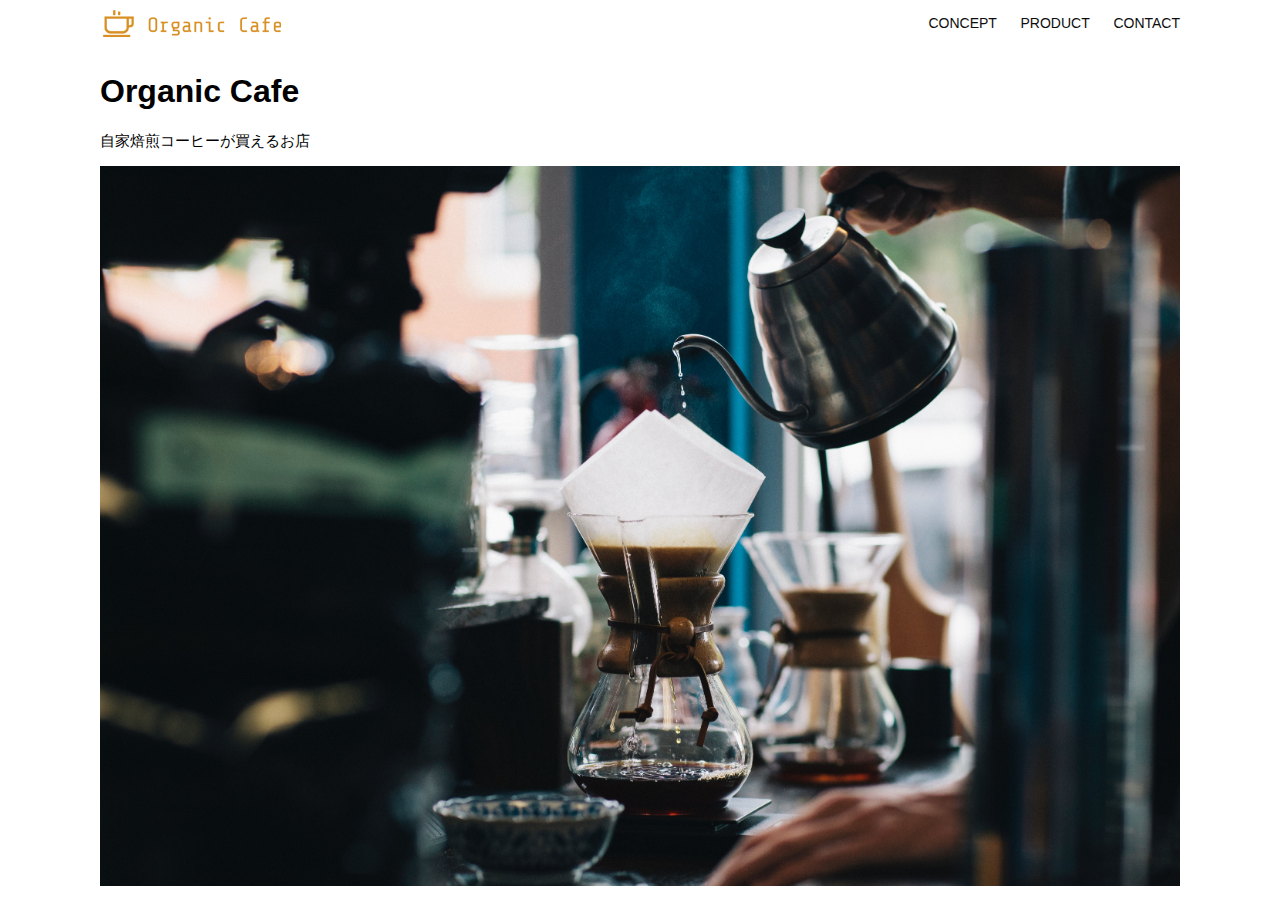
<file: kadai_013/index.html>
<!DOCTYPE html>
<html>
  <head>
    <title>Organic Cafe</title>
    <meta charset="UTF-8" />
    <meta name="description" content="自家焙煎のコーヒーがお家で楽しめるOrganic Cafe"/>
    <meta name="viewport" content="width=device-width, initial-scale=1.0" />
    <link rel="stylesheet" href="style.css" />
  </head>
  <body>
    <!-- ヘッダー -->
    <header>
      <!-- ロゴ -->
      <a href="index.html" id="logo"><img src="images/logo.png" alt="トップページに戻る"/></a>

      <!-- PC用ナビゲーション -->
      <nav id="nav-pc">
        <a href="index.html#concept">CONCEPT</a>
        <a href="index.html#product">PRODUCT</a>
        <a href="index.html#contact">CONTACT</a>
      </nav>

      <!-- スマホ用ナビゲーション -->
       <!-- スマホ用メニューボタン -->
        <div id="menu">
          <img id="menu-sp" src="images/button-menu.png" alt="ナビゲーションを開く" onclick="document.getElementById('nav-sp').style.display = 'block'">

        <!-- <button id="menu-sp" onclick="document.getElementById('nav-sp').style.display = 'block'"> -->
         <!-- <img src="images/button-menu.png" alt="ナビゲーションを開く"> -->
       <!-- </button> -->
<!-- スマホ用ナビゲーション -->
      <nav id="nav-sp">
       <ul>
         <li>
           <img id="close" src="images/button-close.png" alt="ナビゲーションを閉じる" onclick="document.getElementById('nav-sp').style.display = 'none'">
         </li>
         <li>
           <a id="logo-sp" href="index.html" onclick="document.getElementById('nav-sp').style.display = 'none'">
             <img src="images/logo-sp.png" alt="トップページに戻る">
           </a>
         </li>
         <li>
           <a class="menu" href="index.html#concept" onclick="document.getElementById('nav-sp').style.display = 'none'">CONCEPT</a>
         </li>
         <li>
           <a class="menu" href="index.html#product" onclick="document.getElementById('nav-sp').style.display = 'none'">PRODUCT</a>
         </li>
         <li><a class="menu" href="index.html#contact" onclick="document.getElementById('nav-sp').style.display = 'none'">CONTACT</a>
         </li>
       </ul>
         </nav>
</div>
    </header>
    <main>
      <article>
        <!-- メインビジュアル -->
        <section id="main-visual">
          <div id="main-message">
            <h1>Organic Cafe</h1>
            <p>自家焙煎コーヒーが買えるお店</p>
          </div>
          <img src="images/main-image.jpg" alt="コーヒーをハンドドリップで淹れる画像"/>
        </section>
      </article>
    </main>
  </body>
</html>
</file>
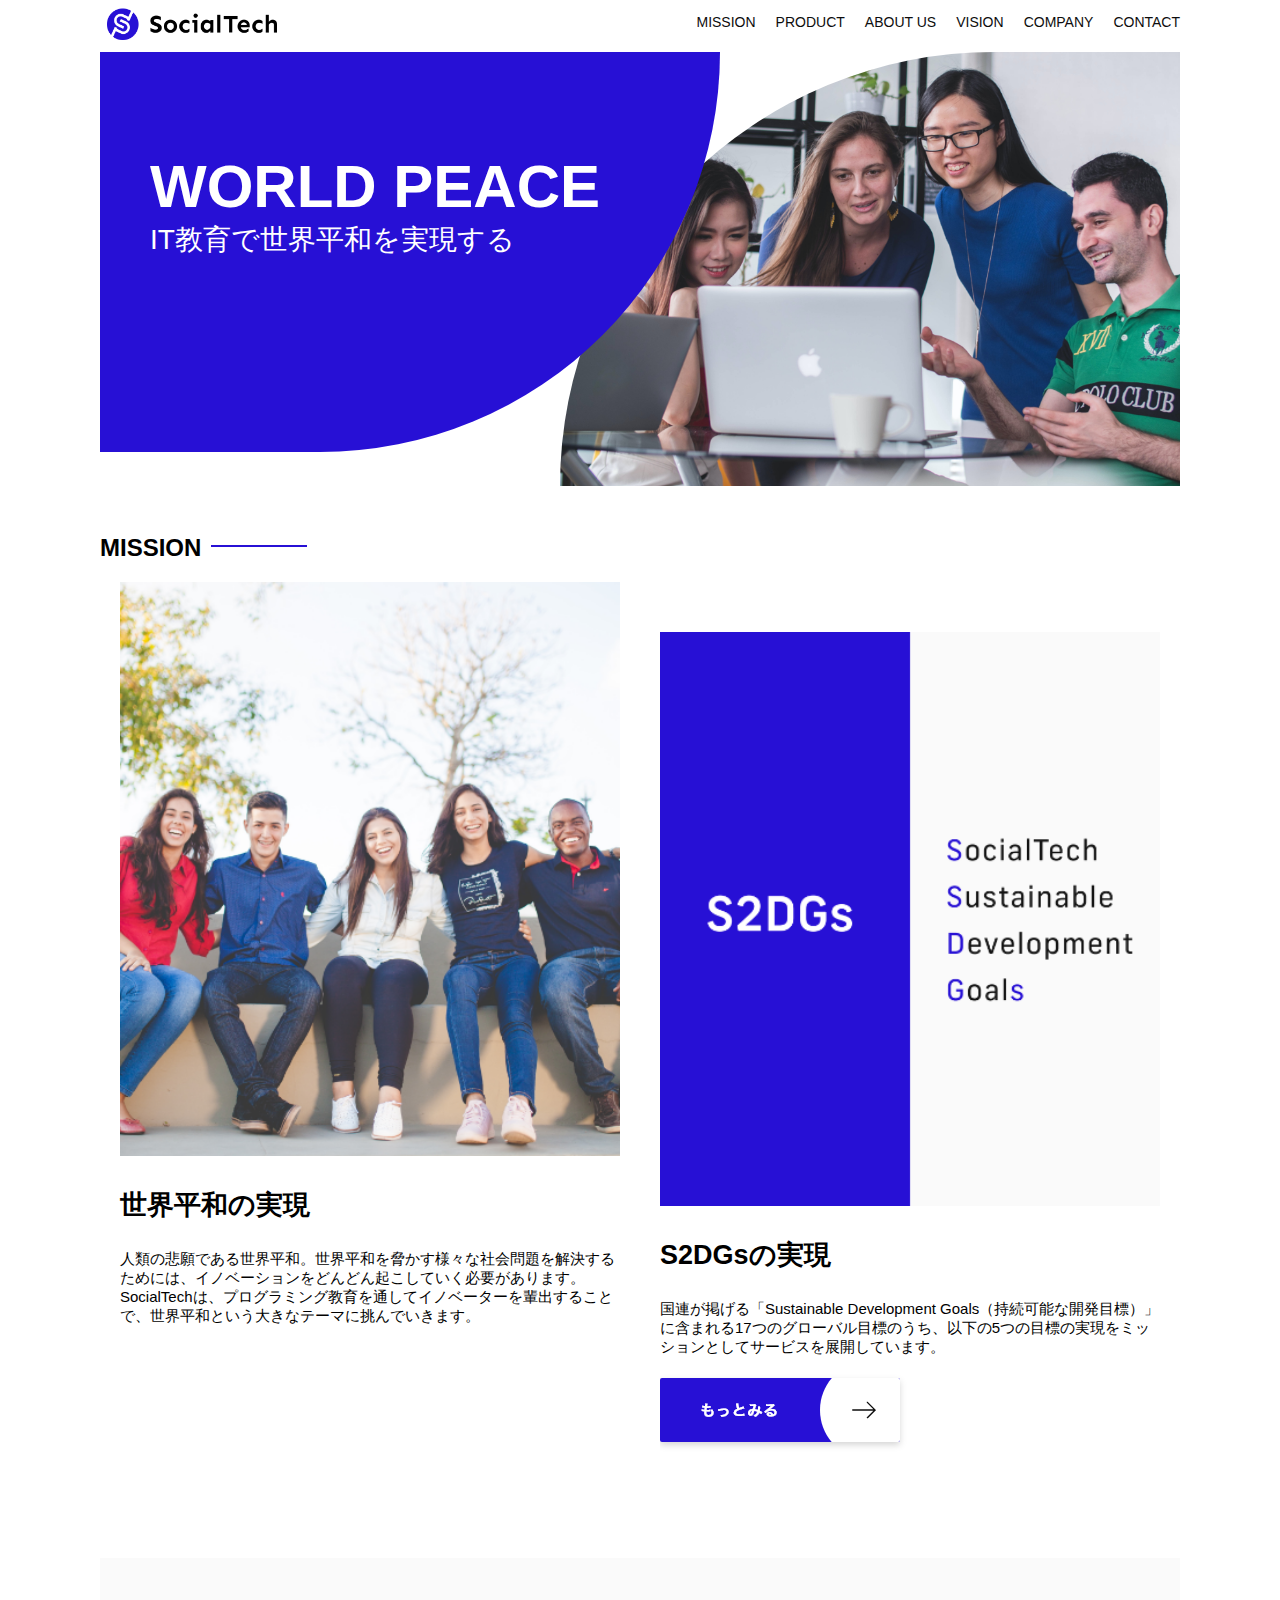
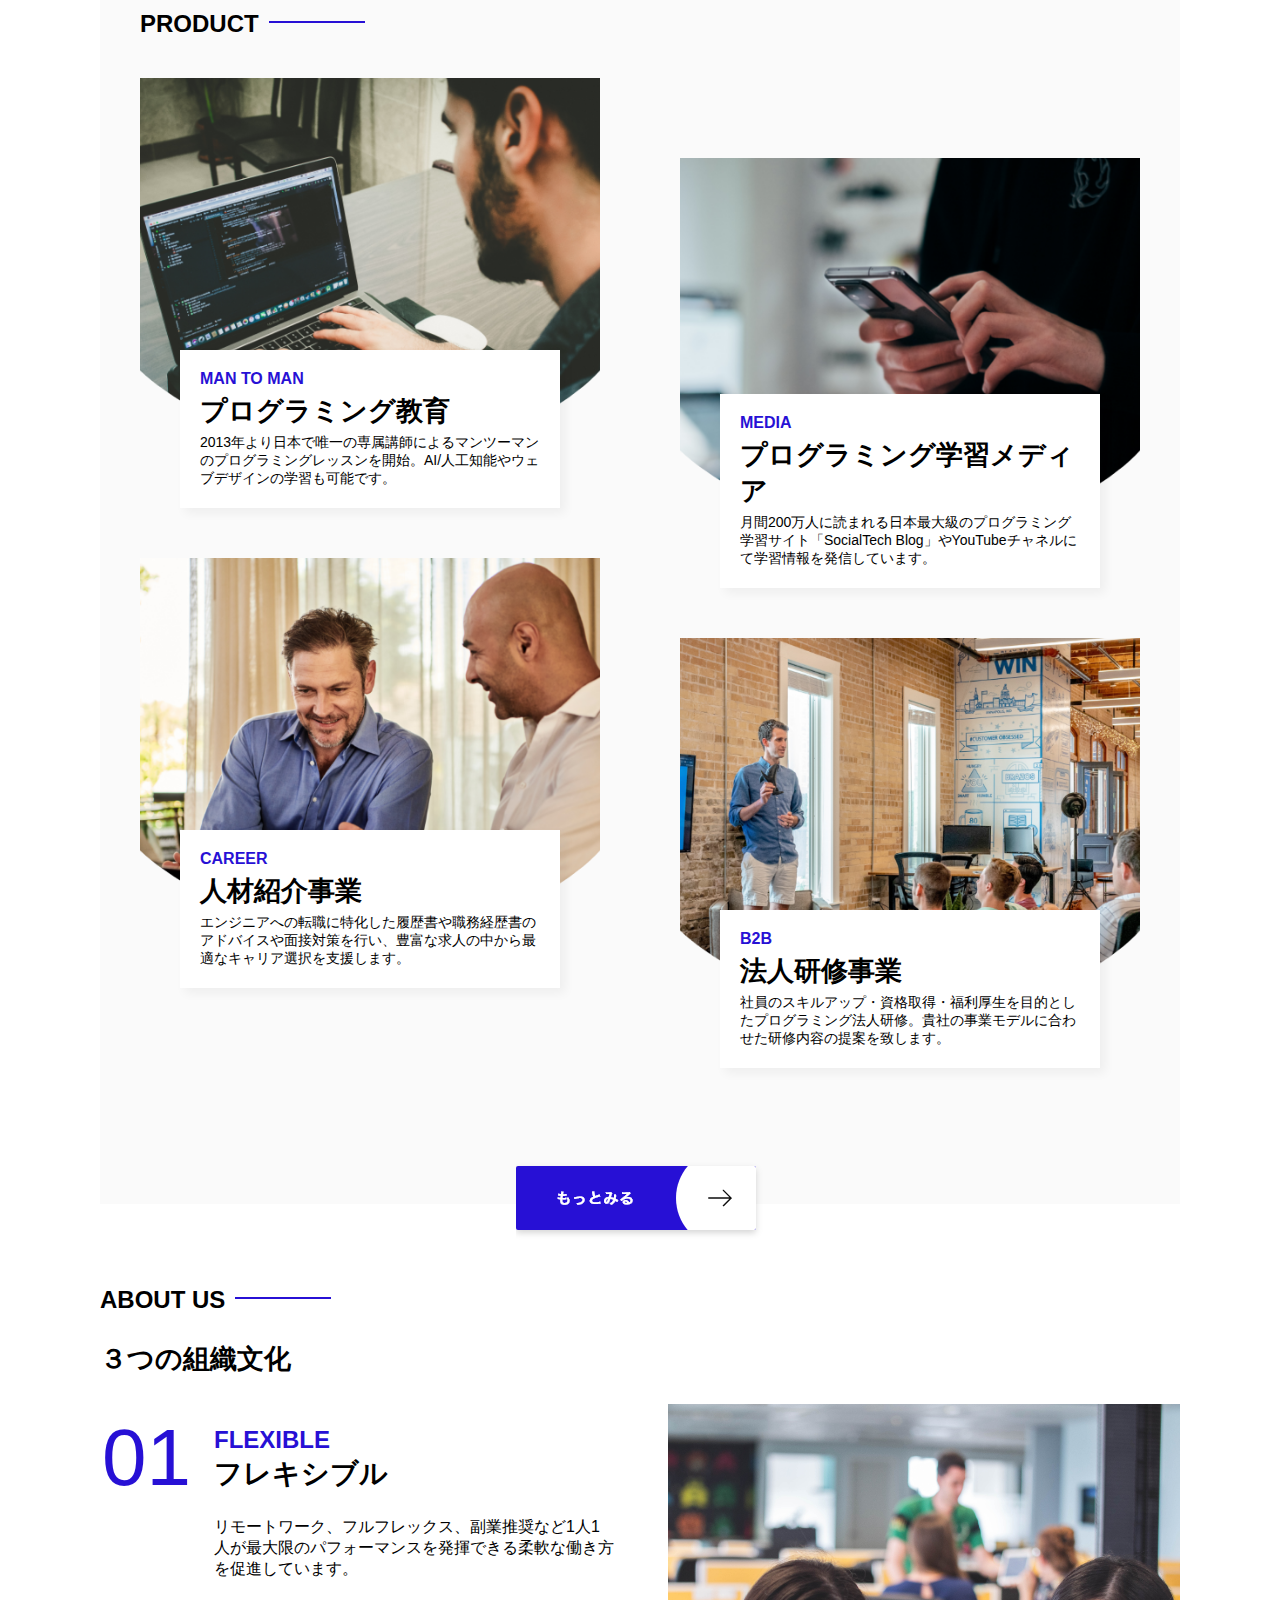
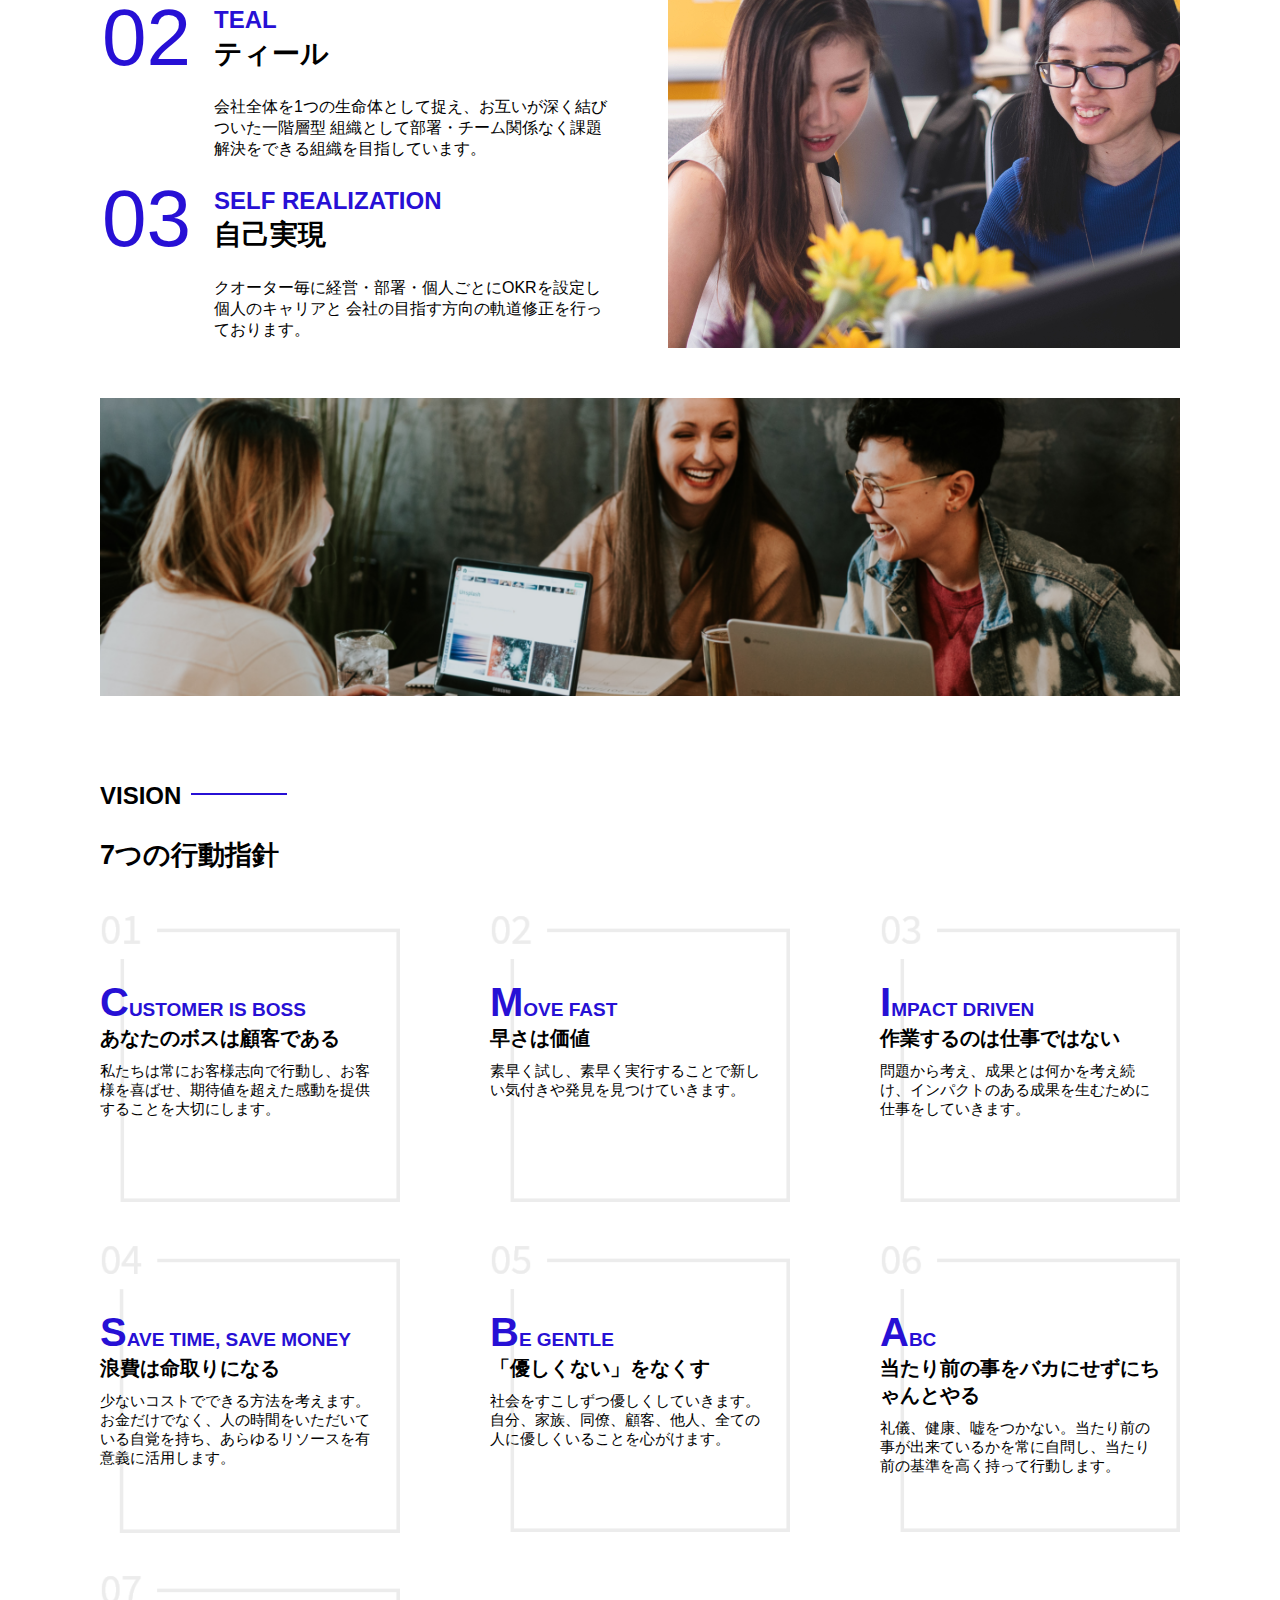
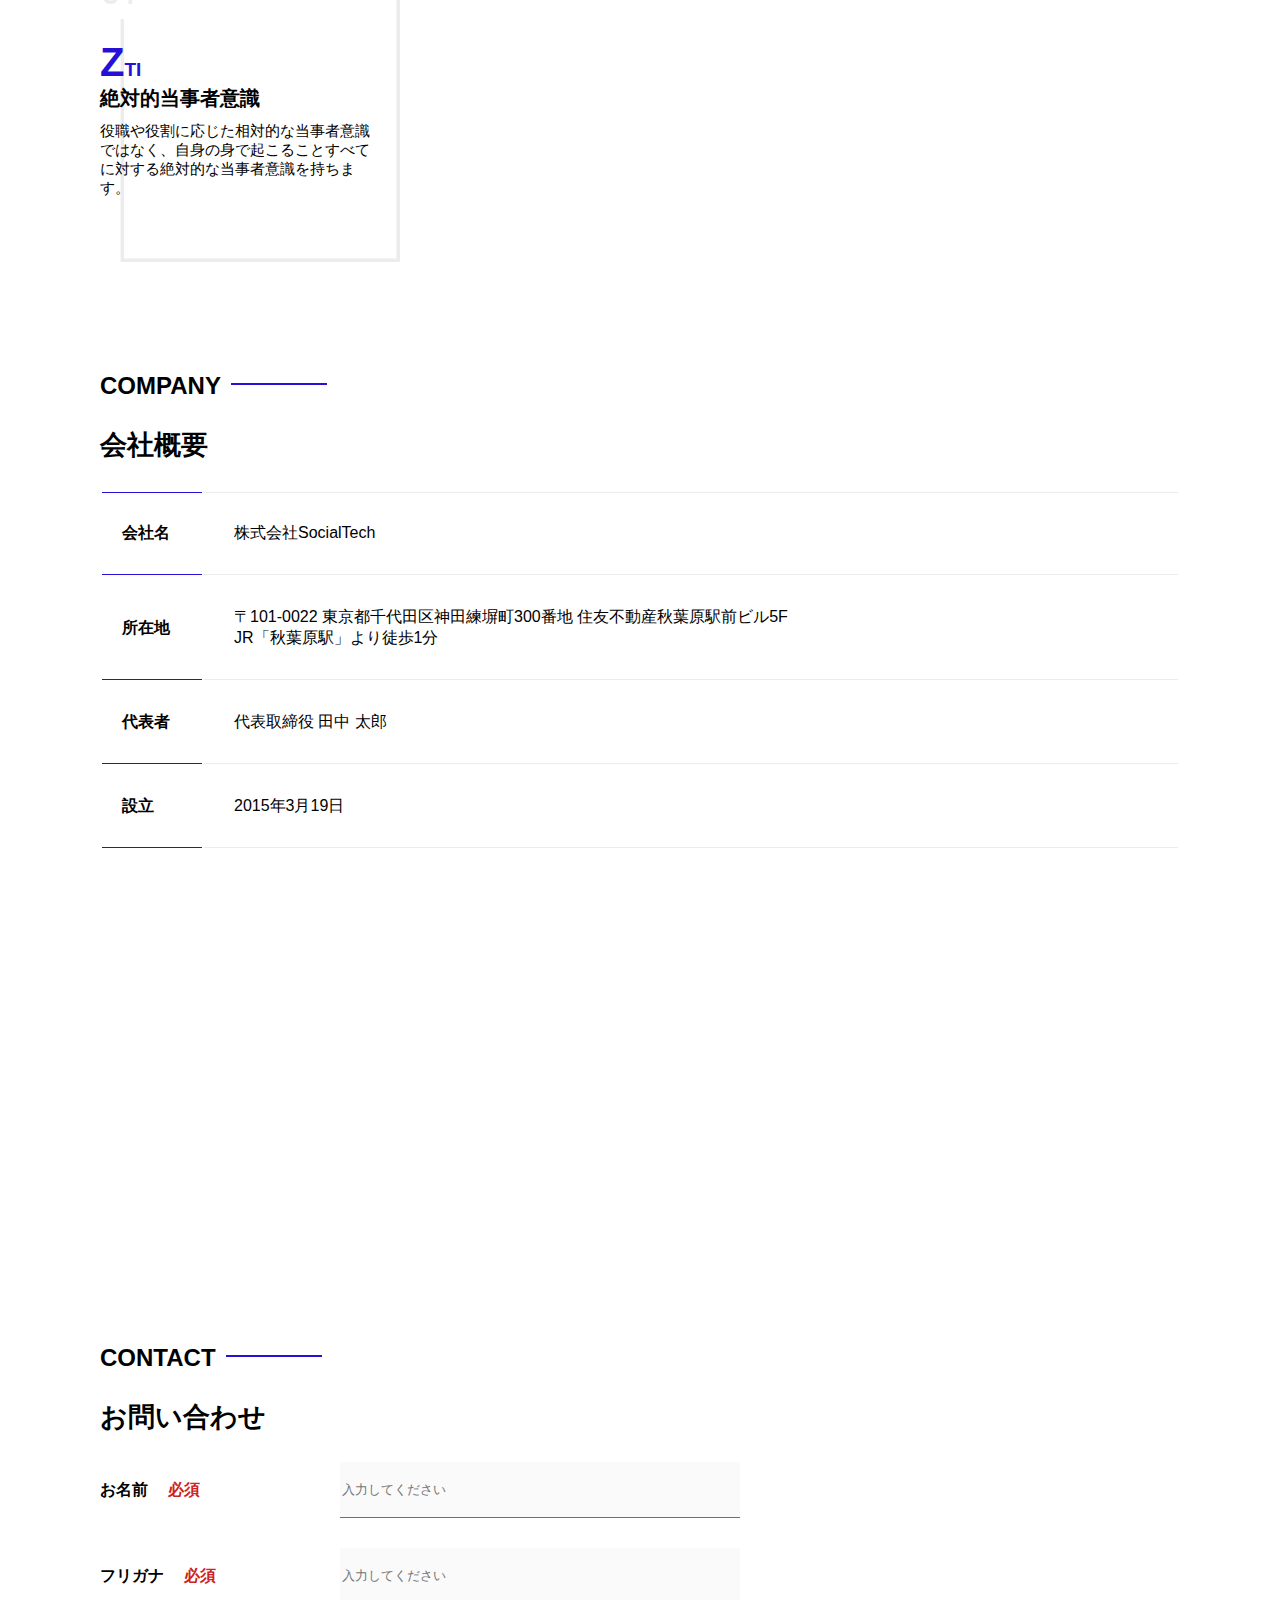
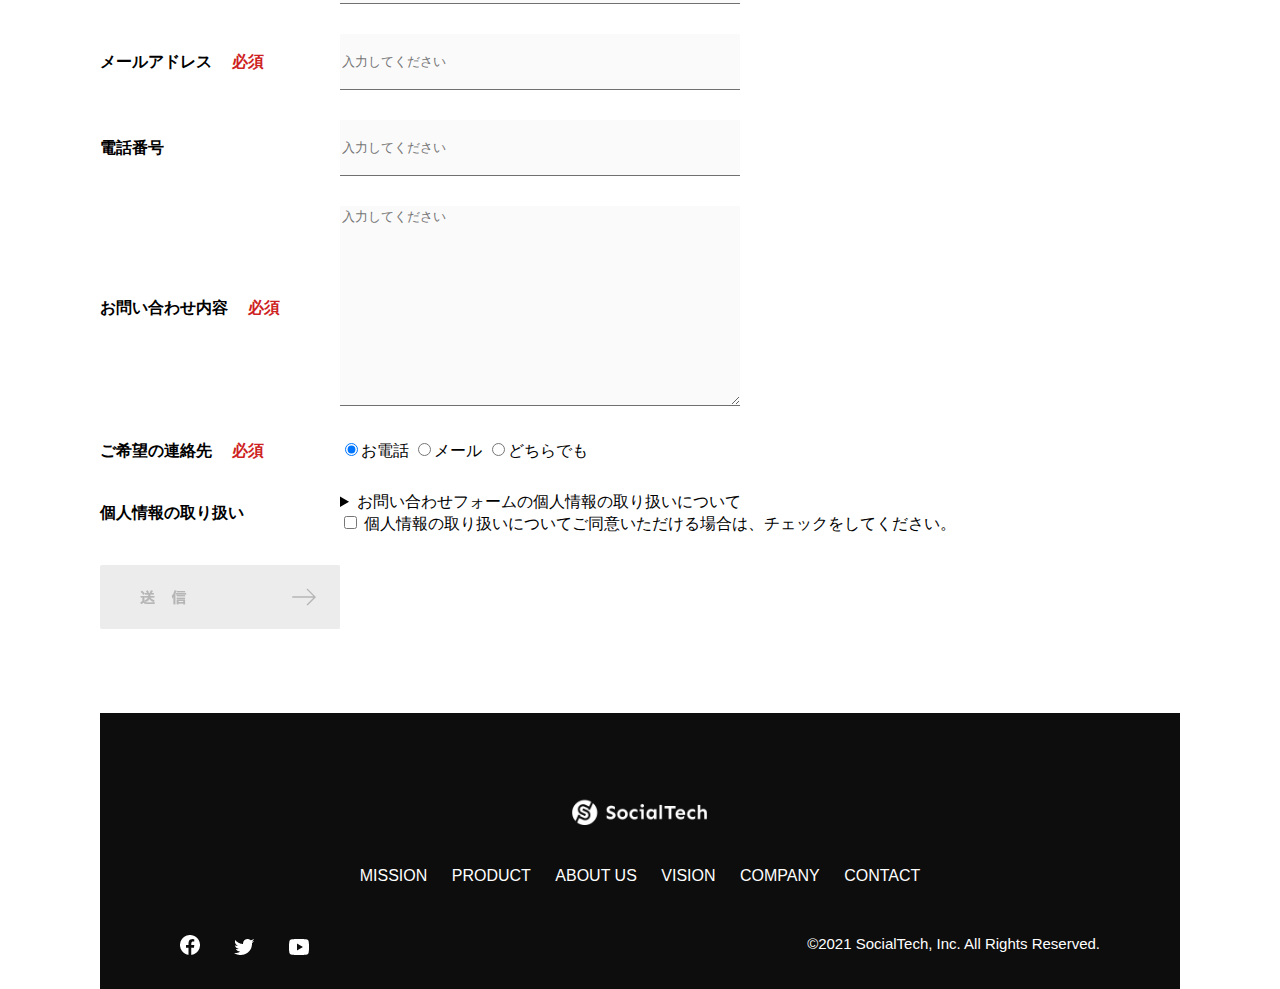
<file: kadai_tutorial_output/index.html>
<!-- HTMLで記述されている」ことをブラウザに伝えます。 -->
<!DOCTYPE html>
<html>
  <head>
    <!-- タグの名前に表示される -->
    <title>SocialTech</title>
    <!-- 文字コード -->
    <meta charset="UTF-8">
      <!--検索した結果、その記事の下に反映される。 Webページの説明文 -->
    <meta name="description" content="SocialTechはEdTech業界のリーディングカンパニーを目指します。">
    <!-- ビューポートの設定 -->
    <meta name="viewport" content="width=device-width, initial-scale=1.0">
    <!-- CSSファイルを読み込もう！ -->
  <link rel="stylesheet" href="style.css">
  </head>
<body>
  <!-- ヘッダー -->
   <header>
    <!-- ロゴ -->
     <a href="index.html" id="logo">
      <img src="images/logo.png" alt="トップページに戻る">
      </a>

      <!-- PC用ナビゲーション -->
       <nav id="nav-pc">
        <ul>
        <li><a href="mission.html">MISSION</a></li>
        <li><a href="product.html">PRODUCT</a></li>
        <li><a href="index.html#aboutus">ABOUT US</a></li>
        <li><a href="index.html#vision">VISION</a></li>
        <li><a href="index.html#company">COMPANY</a></li>
        <li><a href="index.html#contact">CONTACT</a></li>
       </ul>
       </nav>
        <!-- スマホ用メニューボタン -->
         <!-- ハンバーガーメニュー -->
          <!-- onclick属性　クリックしたら～するという動作をする属性 -->
           <!-- 今回は「ハンバーガーメニューをクリックしたときにJavaScriptのプログラムを実行する」という使い方をします。 -->
            <!-- ダブルクオーテーション（"）内がJavaScriptの記述箇所 -->
             <!--nav-spというidを持つ要素（今回の場合はスマートフォン用ナビゲーション）に対し、
             クリック（タップ）時にdisplay: block;というスタイルを適用する  -->
             <!-- タップしたときに以下のようにdisplayプロパティがnoneからblockに切り替わり、非表示状態だった#nav-spが表示 -->
             <!-- imgタグでハンバーガーメニューの画像を表示します。また、あとからスタイルを適用できるように、menu-spというidを設定 -->
       <button id="menu-sp" onclick="document.getElementById('nav-sp').style.display = 'block'">
         <img src="images/button-menu.png" alt="ナビゲーションを開く">
       </button>
<!-- スマホ用ナビゲーション -->
       <div id="nav-sp">
         <button id="close" onclick="document.getElementById('nav-sp').style.display = 'none'">
           <img src="images/button-close.png" alt="ナビゲーションを閉じる">
         </button>
 
         <nav>
           <ul>
             <li>
               <a id="logo-sp" href="index.html" onclick="document.getElementById('nav-sp').style.display = 'none'"><img src="images/logo-sp.png" alt="トップページに戻る"></a>
             </li>
             <li><a class="menu" href="mission.html" onclick="document.getElementById('nav-sp').style.display = 'none'">MISSION</a></li>
             <li><a class="menu" href="product.html" onclick="document.getElementById('nav-sp').style.display = 'none'">PRODUCT</a></li>
             <li><a class="menu" href="index.html#aboutus" onclick="document.getElementById('nav-sp').style.display = 'none'">ABOUT US</a></li>
             <li><a class="menu" href="index.html#vision" onclick="document.getElementById('nav-sp').style.display = 'none'">VISION</a></li>
             <li><a class="menu" href="index.html#company" onclick="document.getElementById('nav-sp').style.display = 'none'">COMPANY</a></li>
             <li><a class="menu" href="index.html#contact" onclick="document.getElementById('nav-sp').style.display = 'none'">CONTACT</a></li>
           </ul>
         </nav>
         <div id="sns">
           <a href="https://www.facebook.com/sejuku2013">
             <img src="images/button-facebook.png" alt="Facebookのリンク">
           </a>
           <a href="https://twitter.com/samuraijuku">
             <img src="images/button-twitter.png" alt="Twitterのリンク">
           </a>
           <a href="https://www.youtube.com/channel/UCCFOQO5aDK0xXam4cUQXT8g">
             <img src="images/button-youtube.png" alt="YouTubeのリンク">
           </a>
         </div>
       </div>

    </header>
    <!-- main：中身がメインコンテンツである事を表す -->
      <main>
        <!-- 中身が記事であることを表す -->
    <article>
    </article>
  </main>
<article>
      <!-- メインビジュアル -->
      <section id="main-visual">
        <div id="main-message">
            <h1>WORLD PEACE</h1>
            <p>IT教育で世界平和を実現する</p>
        </div>
        <img src="images/index/index-main.png" alt="PCの周りに集まる多国籍の仲間たち">
      </section>
      <!-- ミッション -->
       <!-- MISSIONというセッションを表示するエリアを確保 -->
        <!-- sectionタグの中にdivタグを記述してさらにエリアを左右に分ける・ -->
        <section id="mission">
          <h2 class="index-h2">MISSION</h2>
        <div id="mission-flex">
          <div>
            <!-- セクション左側のコンテンツ（画像、見出し、説明文）を作成 -->
            <img id="mission-photo" src="images/index/index-mission.png" alt="屋外のベンチで写真を撮影する多国籍の仲間たち">
            <h3>世界平和の実現</h3>
            <p>
              人類の悲願である世界平和。世界平和を脅かす様々な社会問題を解決するためには、イノベーションをどんどん起こしていく必要があります。SocialTechは、プログラミング教育を通してイノベーターを輩出することで、世界平和という大きなテーマに挑んでいきます。
            </p>
          </div>
          <div>
            <!--セクション右側のコンテンツを作ろう  -->
             <img id="s2dgs" src="images/index/s2dgs.png" alt="S2DGs">
            <h3>S2DGsの実現</h3>
            <p>国連が掲げる「Sustainable Development Goals（持続可能な開発目標）」に含まれる17つのグローバル目標のうち、以下の5つの目標の実現をミッションとしてサービスを展開しています。</p>
            <a href="mission.html">
              <img src="images/button-more.png" alt="もっとみる">
            </a>
          </div>
        </div>
      </section>
      <!-- プロダクト -->
      <!-- セクション内の区切りを作ろう -->
      <section id="product">
       <h2 class="index-h2">PRODUCT</h2>
        <div class="product-flex">
          <!-- セクション左側のコンテンツ（「プログラミング教育」と「人材紹介事業」）を作成 -->
         <div id="product-left">

           <div>
               <img class="product-photo" src="images/index/index-mantoman.png" alt="PCでコードを書く男性">
               <div class="product-explain">
                 <span>MAN TO MAN</span>
                 <h3>プログラミング教育</h3>
                 <p>2013年より日本で唯一の専属講師によるマンツーマンのプログラミングレッスンを開始。AI/人工知能やウェブデザインの学習も可能です。</p>
               </div>
             </div>
             <div>
               <img class="product-photo" src="images/index/index-career.png" alt="笑顔で話し合う2人の男性">
               <div class="product-explain">
                 <span>CAREER</span>
                 <h3>人材紹介事業</h3>
                 <p>エンジニアへの転職に特化した履歴書や職務経歴書のアドバイスや面接対策を行い、豊富な求人の中から最適なキャリア選択を支援します。</p>
               </div>
             </div>

         </div>
         <!-- 続いてセクション右側のコンテンツ（「プログラミング学習メディア」と「法人研修事業」）を作成 -->
         <div id="product-right">

           <div>
              <img class="product-photo" src="images/index/index-media.png" alt="スマートフォンを操作する人">
              <div class="product-explain">
                <span>MEDIA</span>
                <h3>プログラミング学習メディア</h3>
                <p>月間200万人に読まれる日本最大級のプログラミング学習サイト「SocialTech Blog」やYouTubeチャネルにて学習情報を発信しています。</p>
              </div>
            </div>
            <div>
              <img class="product-photo" src="images/index/index-b2b.png" alt="講演中の男性とそれを聴く人々">
              <div class="product-explain">
                <span>B2B</span>
                <h3>法人研修事業</h3>
                <p>社員のスキルアップ・資格取得・福利厚生を目的としたプログラミング法人研修。貴社の事業モデルに合わせた研修内容の提案を致します。</p>
              </div>
            </div>
          </div>
        </div>
        <div id="product-more">
          <!-- 「もっとみる」ボタンはproduct.htmlにリンク -->
          <a href="product.html">
            <img src="images/button-more.png" alt="もっとみる">
          </a>

         </div>
      </section>

<!-- ABOUT US -->
 <section id="aboutus">
<h2 class="index-h2">ABOUT US</h2>
<h3>３つの組織文化</h3>
<div>
   <table class="culture-table">
            <tr>
              <td class="culture-num">01</td>
              <th><span class="culture-en">FLEXIBLE</span><br>フレキシブル</th>
            </tr>
            <tr>
              <td>
                <!--空のセル-->
              </td>
              <td class="culture-description">リモートワーク、フルフレックス、副業推奨など1人1人が最大限のパフォーマンスを発揮できる柔軟な働き方を促進しています。</td>
            </tr>
            <tr>
              <td class="culture-num">02</td>
              <th><span class="culture-en">TEAL</span><br>ティール</th>
            </tr>
            <tr>
              <td>
                <!--空のセル-->
              </td>
              <td class="culture-description">会社全体を1つの生命体として捉え、お互いが深く結びついた一階層型 組織として部署・チーム関係なく課題解決をできる組織を目指しています。</td>
            </tr>
            <tr>
              <td class="culture-num">03</td>
              <th><span class="culture-en">SELF REALIZATION</span><br>自己実現</th>
            </tr>
            <tr>
              <td>
                <!--空のセル-->
              </td>
              <td class="culture-description">クオーター毎に経営・部署・個人ごとにOKRを設定し個人のキャリアと 会社の目指す方向の軌道修正を行っております。</td>
            </tr>
          </table>
          <img class="culture-img" src="images/index/index-aboutus1.png" alt="笑顔で話し合う2人の女性">
        </div>
        <img class="culture-img2" src="images/index/index-aboutus2.png" alt="笑顔で話し合う3人の男女">
</section>
  <!-- VISION -->
      <section id="vision">
        <h2 class="index-h2">VISION</h2>
        <h3>7つの行動指針</h3>
        <div>
           <div class="vision-box">
               <img src="images/index/vision-01.png" alt="01">
               <div>
                 <h4>CUSTOMER IS BOSS</h4>
                 <h5>あなたのボスは顧客である</h5>
                 <p>私たちは常にお客様志向で行動し、お客様を喜ばせ、期待値を超えた感動を提供することを大切にします。</p>
               </div>
             </div>
             <!-- 残り6つの「行動指針」を作ろう -->
                 <div class="vision-box">
               <img src="images/index/vision-02.png" alt="02">
               <div>
                 <h4>MOVE FAST</h4>
                 <h5>早さは価値</h5>
                 <p>素早く試し、素早く実行することで新しい気付きや発見を見つけていきます。</p>
               </div>
             </div>
             <div class="vision-box">
               <img src="images/index/vision-03.png" alt="03">
               <div>
                 <h4>IMPACT DRIVEN</h4>
                 <h5>作業するのは仕事ではない</h5>
                 <p>問題から考え、成果とは何かを考え続け、インパクトのある成果を生むために仕事をしていきます。</p>
               </div>
             </div>
             <div class="vision-box">
               <img src="images/index//vision-04.png" alt="04">
               <div>
                 <h4>SAVE TIME, SAVE MONEY</h4>
                 <h5>浪費は命取りになる</h5>
                 <p>少ないコストでできる方法を考えます。お金だけでなく、人の時間をいただいている自覚を持ち、あらゆるリソースを有意義に活用します。</p>
               </div>
             </div>
             <div class="vision-box">
               <img src="images/index/vision-05.png" alt="05">
               <div>
                 <h4>BE GENTLE</h4>
                 <h5>「優しくない」をなくす</h5>
                 <p>社会をすこしずつ優しくしていきます。自分、家族、同僚、顧客、他人、全ての人に優しくいることを心がけます。</p>
               </div>
             </div>
             <div class="vision-box">
               <img src="images/index/vision-06.png" alt="06">
               <div>
                 <h4>ABC</h4>
                 <h5>当たり前の事をバカにせずにちゃんとやる</h5>
                 <p>礼儀、健康、嘘をつかない。当たり前の事が出来ているかを常に自問し、当たり前の基準を高く持って行動します。</p>
               </div>
             </div>
             <div class="vision-box">
               <img src="images/index/vision-07.png" alt="07">
               <div>
                 <h4>ZTI</h4>
                 <h5>絶対的当事者意識</h5>
                 <p>役職や役割に応じた相対的な当事者意識ではなく、自身の身で起こることすべてに対する絶対的な当事者意識を持ちます。</p>
               </div>
             </div>
  </div>
  </section>
   <!-- COMPANY -->
      <section id="company">
        <h2 class="index-h2">COMPANY</h2>
        <h3>会社概要</h3>
         <table id="company-table">
             <tr>
               <th class="tableheader tableheader-first">会社名</th>
               <td class="cell cell-first">株式会社SocialTech</td>
             </tr>
             <tr>
               <th class="tableheader">所在地</th>
               <td class="cell">〒101-0022 東京都千代田区神田練塀町300番地 住友不動産秋葉原駅前ビル5F<br>JR「秋葉原駅」より徒歩1分</td>
             </tr>
             <tr>
               <th class="tableheader">代表者</th>
               <td class="cell">代表取締役 田中 太郎</td>
             </tr>
             <tr>
               <th class="tableheader">設立</th>
               <td class="cell">2015年3月19日</td>
             </tr>
           </table>
            <iframe src="https://www.google.com/maps/embed?pb=!1m18!1m12!1m3!1d3240.0688551336807!2d139.7720776771055!3d35.69992317258124!2m3!1f0!2f0!3f0!3m2!1i1024!2i768!4f13.1!3m3!1m2!1s0x60188fee13660e23%3A0x77137876edf742ac!2z5L2P5Y-L5LiN5YuV55Sj56eL6JGJ5Y6f6aeF5YmN44OT44Or!5e0!3m2!1sja!2sjp!4v1704858013291!5m2!1sja!2sjp" 
 style="border: 0" allowfullscreen="" loading="lazy">
           </iframe>
      </section>
        <!-- お問い合わせフォーム -->
      <section id="contact">
        <h2 class="index-h2">CONTACT</h2>
        <h3>お問い合わせ</h3>
        <form>
          <div>
            <div class="contact-heading">
              <label class="contact-label">お名前<span class="contact-span">必須</span></label>
            </div>
            <div>
              <input type="text" name="name" placeholder="入力してください" class="contact-textbox">
            </div>
          </div>
          <div>
            <div class="contact-heading">
              <label class="contact-label">フリガナ<span class="contact-span">必須</span></label>
            </div>
            <div>
              <input type="text" name="hurigana" placeholder="入力してください" class="contact-textbox">
            </div>
          </div>
          <div>
            <div class="contact-heading">
              <label class="contact-label">メールアドレス<span class="contact-span">必須</span></label>
            </div>
            <div>
              <input type="text" name="email" placeholder="入力してください" class="contact-textbox">
            </div>
          </div>
          <div>
            <div class="contact-heading">
              <label class="contact-label">電話番号</label>
            </div>
            <div>
              <input type="text" name="tel" placeholder="入力してください" class="contact-textbox">
            </div>
          </div>
           <div>
            <div class="contact-heading">
              <label class="contact-label">お問い合わせ内容<span class="contact-span">必須</span></label>
            </div>
            <div>
              <!-- テキストエリア -->
              <textarea class="contact-textarea" placeholder="入力してください" name="message"></textarea>
            </div>
          </div>
          <!-- 連絡先を選択するラジオボタン -->
           <!-- ラジオボタンは複数の選択肢の中から1つだけ選択できるタイプのフォーム -->
           <div>
            <div class="contact-heading">
              <label class="contact-label">ご希望の連絡先<span class="contact-span">必須</span></label>
            </div>
            <div>
              <!-- name属性を３つとも統一（今回はcontactを指定）することで、３つの中から一つだけ選択できるようになります。 -->
              <input class="radiobutton" type="radio" value="tel" name="contact" checked><label>お電話</label>
              <input class="radiobutton" type="radio" value="mail" name="contact"><label>メール</label>
              <input class="radiobutton" type="radio" value="both" name="contact"><label>どちらでも</label>
            </div>
          </div>
          <!-- チェックボックスを作成する -->
           <!-- 「個人情報の取り扱い」に対して同意を求めるチェックボックス（input type="checkbox"）を作成 -->
            <!-- 「個人情報の取り扱い」は長文なので、detailsタグを使って表示・非表示を切り替えられるようにします。 -->
              <div>
               <div class="contact-heading">
                 <label class="contact-label">個人情報の取り扱い</label>
               </div>
               <div>
                 <details>
                   <summary>お問い合わせフォームの個人情報の取り扱いについて</summary>
                   <div>
                     <dl>
                       <dt>１．組織の名称又は氏名</dt>
                       <dd>株式会社SocialTech</dd>
                       <dt>２．個人情報保護管理者（若しくはその代理人）の氏名又は職名、所属及び連絡先</dt>
                       <dd>
                         <p>鈴木 一郎 コーポレート部</p>
                         <p>メールアドレス：samurai@example.com</p>
                         <p>TEL：03-1234-5678</p>
                       </dd>
                       <dt>３．個人情報の利用目的</dt>
                       <dd>
                         <ul>
                           <li>本サービス及び本サービスに関連する情報の提供又はそれらに関する連絡のため</li>
                           <li>ユーザーの本人確認のため</li>
                           <li>当社サービスのご案内のため</li>
                           <li>当社の商品等の広告または宣伝（電子メールによるものを含むものとします。）</li>
                         </ul>
                       </dd>
                       <dt>４．個人情報の取り扱い業務の委託</dt>
                       <dd>個人情報の取扱業務の全部または一部を外部に業務委託する場合があります。その際、弊社は、個人情報を適切に保護できる管理体制を敷き実行していることを条件として委託先を厳選したうえで、機密保持契約を委託先と締結し、お客様の個人情報を厳密に管理させます。</dd>
                       <dt>５．個人情報の開示等の請求</dt>
                       <dd>
                         お客様は、弊社に対してご自身の個人情報の開示等（利用目的の通知、開示、内容の訂正・追加・削除、利用の停止または消去、第三者への提供の停止）に関して、当社問合わせ窓口に申し出ることができます。<br>
                         その際、弊社はお客様ご本人を確認させていただいたうえで、合理的な期間内に対応いたします。<br>
                         なお、個人情報に関する弊社問合わせ先は、次の通りです。
                       </dd>
                       <dd>
                         <p>株式会社SocialTech　個人情報問合せ窓口</p>
                         <p>〒150-0043　東京都千代田区神田練塀町300番地 住友不動産秋葉原駅前ビル5F</p>
                         <p>メールアドレス：samurai@example.com　TEL：03-1234-5678</p>
                       </dd>
 
                       <dt>６．個人情報を提供されることの任意性について</dt>
                       <dd>お客様がご自身の個人情報を弊社に提供されるか否かは、お客様のご判断によりますが、もしご提供されない場合には、適切なサービスが提供できない場合がありますので予めご了承ください。</dd>
                     </dl>
                   </div>
                 </details>
                 <input type="checkbox" name="agree">
                 <span>個人情報の取り扱いについてご同意いただける場合は、チェックをしてください。</span>
               </div>
             </div>
           <!-- ここまでお問い合わせフォーム -->
           <!-- 送信ボタン -->
            <!-- input type="image"と記述することで、画像でボタンを作成できる -->
             <!-- その場合はvalue="Submit"を削除して、src属性に画像のパスを指定します。 -->
          <input type="image" src="images/button-submit.png" alt="送信する">
        </form>
      </section>
    </article>
  </main>

  <!-- フッター -->
  <footer>
      <div id="footer-logo">
        <img src="images/logo-sp.png" alt="SocialTech">
      </div>
      <!-- aタグで各ページのリンクを作成しましょう -->
       <div id="footer-link">
        <a href="mission.html">MISSION</a>
        <a href="product.html">PRODUCT</a>
        <a href="index.html#aboutus">ABOUT US</a>
        <a href="index.html#vision">VISION</a>
        <a href="index.html#company">COMPANY</a>
        <a href="index.html#contact">CONTACT</a>
      </div>
        <div id="sns-footer">
         <div class="sns-btns">
          <!-- aタグでＳＮＳのリンクを作成しよう -->
           <a href="https://www.facebook.com/sejuku2013"><img src="images/button-facebook.png" alt="Facebookのリンク"></a>
           <a href="https://twitter.com/samuraijuku"><img src="images/button-twitter.png" alt="Twitterのリンク"></a>
           <a href="https://www.youtube.com/channel/UCCFOQO5aDK0xXam4cUQXT8g"><img src="images/button-youtube.png" alt="YouTubeのリンク"></a>
         </div>
         <!-- pタグでコピーライトを作成します。単純に文字を表示するだけ -->
          <!-- 全角のコピーライトの記号(ｃを〇で囲んだ記号) -->
         <p id="copyright">&copy;2021 SocialTech, Inc. All Rights Reserved.</p>
       </div>
    </footer>
<!-- フッターここまで -->
  </body>
</html>
</file>
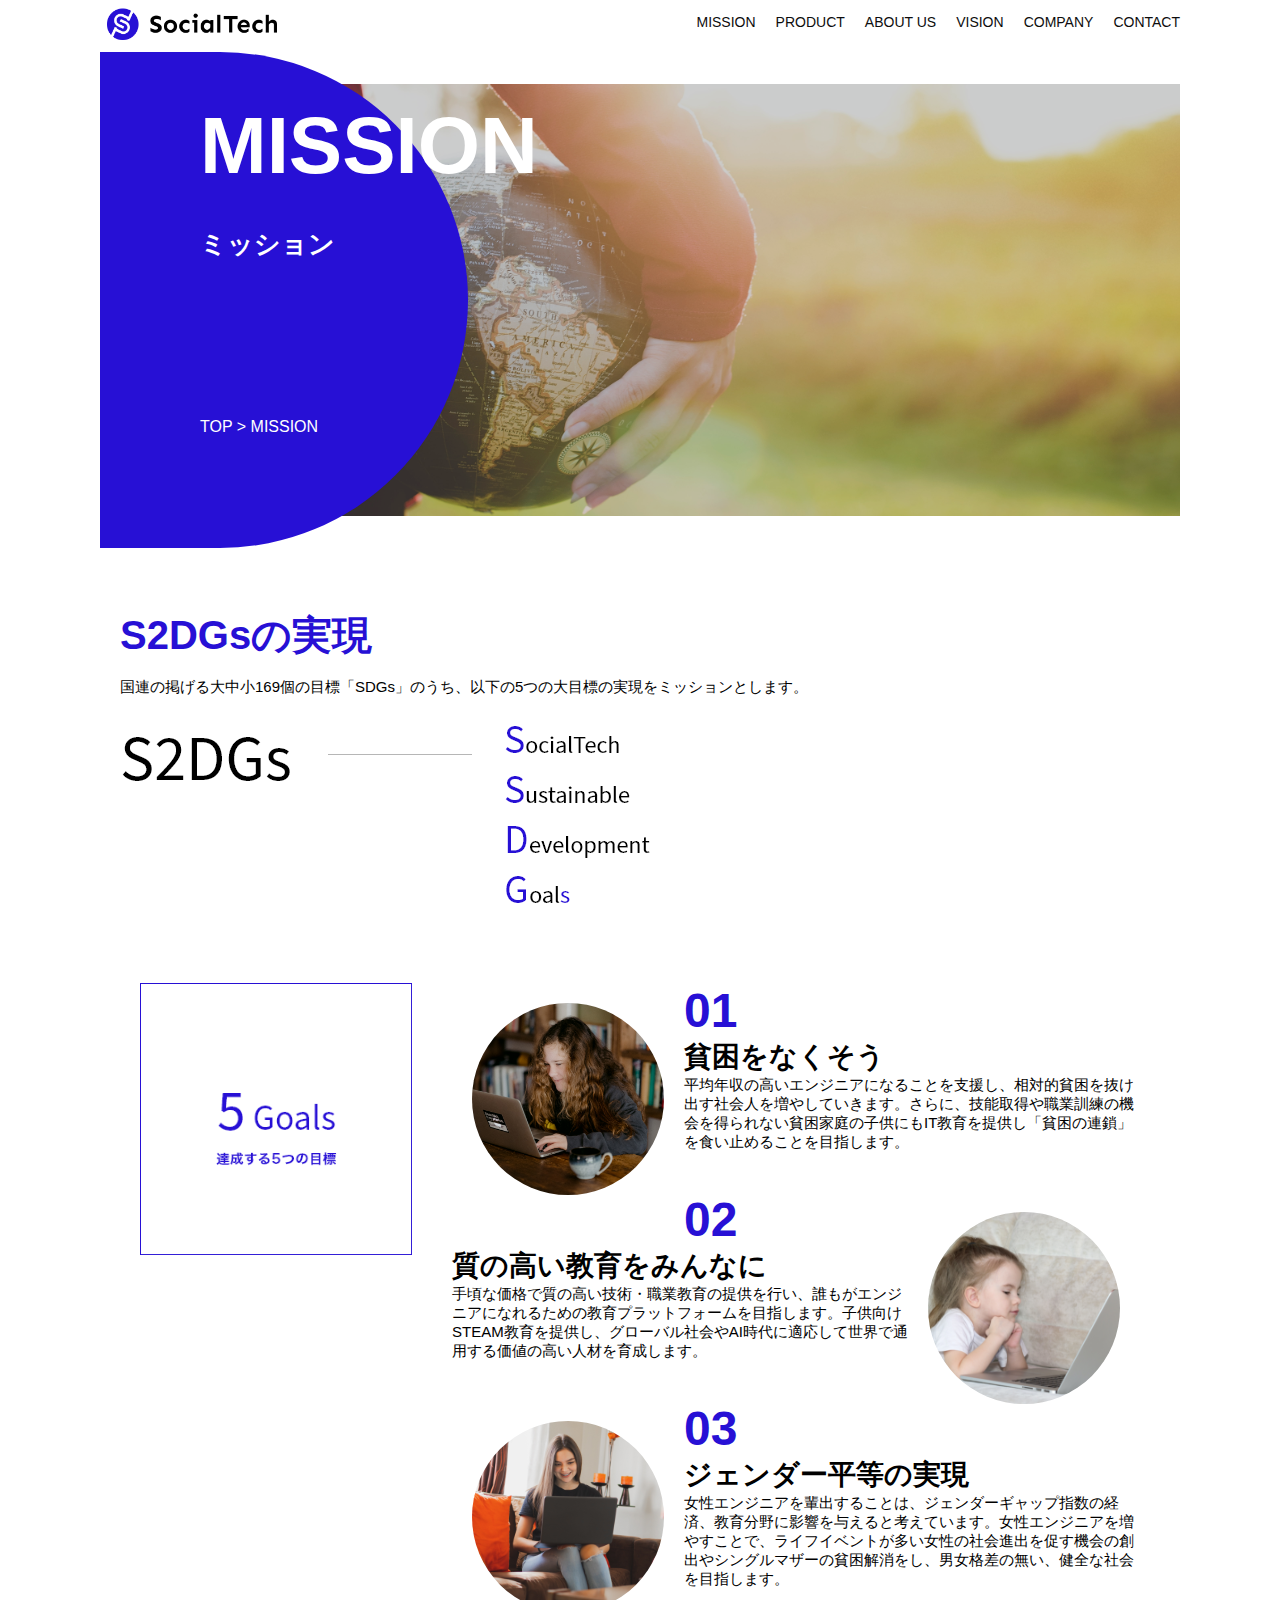
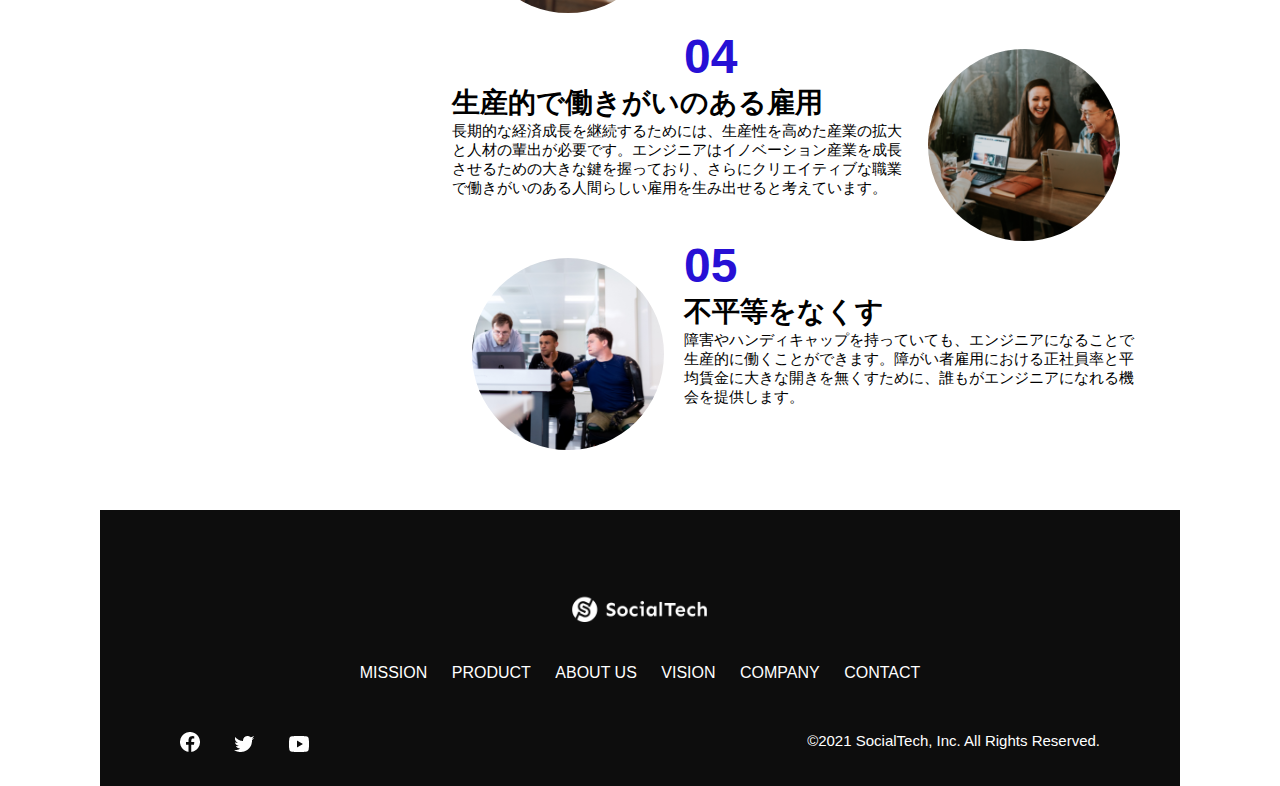
<file: kadai_tutorial_output/mission.html>
<!DOCTYPE html>
<html>
  <head>
    <!-- MISSIONページ専用のタイトルと説明文を設定 -->
    <title>SocialTech - MISSION ミッション -</title>
    <meta charset="utf-8">
   <meta name="description" content="SocialTechが目指す5つの目標（S2DGs）を紹介します">
    <meta name="viewport" content="width=device-width, initial-scale=1.0">
    <link rel="stylesheet" href="style.css">
  </head>

  <body>
    <!-- ヘッダー -->
    <header>
      <!-- ロゴ -->
      <a href="index.html" id="logo">
        <img src="images/logo.png" alt="トップページに戻る">
      </a>

      <!-- PC用ナビゲーション -->
      <nav id="nav-pc">
        <ul>
          <li><a href="mission.html">MISSION</a></li>
          <li><a href="product.html">PRODUCT</a></li>
          <li><a href="index.html#aboutus">ABOUT US</a></li>
          <li><a href="index.html#vision">VISION</a></li>
          <li><a href="index.html#company">COMPANY</a></li>
          <li><a href="index.html#contact">CONTACT</a></li>
        </ul>
      </nav>

      <!-- スマホ用メニューボタン -->
      <button id="menu-sp" onclick="document.getElementById('nav-sp').style.display = 'block'">
        <img src="images/button-menu.png" alt="ナビゲーションを開く">
      </button>

      <!-- スマホ用ナビゲーション -->
      <div id="nav-sp">
        <button id="close" onclick="document.getElementById('nav-sp').style.display = 'none'">
          <img src="images/button-close.png" alt="ナビゲーションを閉じる">
        </button>

        <nav>
          <ul>
            <li>
              <a id="logo-sp" href="index.html" onclick="document.getElementById('nav-sp').style.display = 'none'"><img src="images/logo-sp.png" alt="トップページに戻る"></a>
            </li>
            <li><a class="menu" href="mission.html" onclick="document.getElementById('nav-sp').style.display = 'none'">MISSION</a></li>
            <li><a class="menu" href="product.html" onclick="document.getElementById('nav-sp').style.display = 'none'">PRODUCT</a></li>
            <li><a class="menu" href="index.html#aboutus" onclick="document.getElementById('nav-sp').style.display = 'none'">ABOUT US</a></li>
            <li><a class="menu" href="index.html#vision" onclick="document.getElementById('nav-sp').style.display = 'none'">VISION</a></li>
            <li><a class="menu" href="index.html#company" onclick="document.getElementById('nav-sp').style.display = 'none'">COMPANY</a></li>
            <li><a class="menu" href="index.html#contact" onclick="document.getElementById('nav-sp').style.display = 'none'">CONTACT</a></li>
          </ul>
        </nav>
        <div id="sns">
          <a href="https://www.facebook.com/sejuku2013">
            <img src="images/button-facebook.png" alt="Facebookのリンク">
          </a>
          <a href="https://twitter.com/samuraijuku">
            <img src="images/button-twitter.png" alt="Twitterのリンク">
          </a>
          <a href="https://www.youtube.com/channel/UCCFOQO5aDK0xXam4cUQXT8g">
            <img src="images/button-youtube.png" alt="YouTubeのリンク">
          </a>
        </div>
      </div>
    </header>

    <main>
      <article>
        <!-- パンくずリスト 例：「TOP>ニュース」-->
        <section id="mission-main">
           <div class="mission-main-inner">
             <div id="mission-title">
               <h1>MISSION<br><span>ミッション</span></h1>
               <p>TOP > MISSION</p>
             </div>
           </div>
         </section>


         <!-- S2DGs」セクションのHTMLコード -->

             <section id="mission-s2dgs">
            <h2 class="mission-h2">S2DGsの実現</h2>
            <p>国連の掲げる大中小169個の目標「SDGs」のうち、以下の5つの大目標の実現をミッションとします。</p>
            <img src="images/mission/mission-s2dgs.png" alt="S2DGs">
          </section>
          
          <!-- 左のカラムを作成 -->
          <section id="mission-five-goals">
           <div class="five-goals-image">
             <img src="images/mission/mission-5goals.png" alt="5Goals">
           </div>


           <!-- 右のカラムを作成 -->
            <!-- 似たような構造のコードを5回繰り返すだけ -->
           <div class="five-goals-read">
             <div>
               <img class="fivegoals-image-left" src="images/mission/mission-5goals01.png" alt="PCを操作する女の子">
               <span class="fivegoals-number">01</span>
               <h3 class="fivegoals-h3">貧困をなくそう</h3>
               <p class="fivegoals-p">平均年収の高いエンジニアになることを支援し、相対的貧困を抜け出す社会人を増やしていきます。さらに、技能取得や職業訓練の機会を得られない貧困家庭の子供にもIT教育を提供し「貧困の連鎖」を食い止めることを目指します。</p>
             </div>
             <div>
               <img class="fivegoals-image-right" src="images/mission/mission-5goals02.png" alt="PCを見つめる小さい女の子">
               <span class="fivegoals-number">02</span>
               <h3 class="fivegoals-h3">質の高い教育をみんなに</h3>
               <p class="fivegoals-p">手頃な価格で質の高い技術・職業教育の提供を行い、誰もがエンジニアになれるための教育プラットフォームを目指します。子供向けSTEAM教育を提供し、グローバル社会やAI時代に適応して世界で通用する価値の高い人材を育成します。</p>
             </div>
             <div>
               <img class="fivegoals-image-left" src="images/mission/mission-5goals03.png" alt="PCを操作する女性">
               <span class="fivegoals-number">03</span>
               <h3 class="fivegoals-h3">ジェンダー平等の実現</h3>
               <p class="fivegoals-p">女性エンジニアを輩出することは、ジェンダーギャップ指数の経済、教育分野に影響を与えると考えています。女性エンジニアを増やすことで、ライフイベントが多い女性の社会進出を促す機会の創出やシングルマザーの貧困解消をし、男女格差の無い、健全な社会を目指します。</p>
             </div>
             <div>
               <img class="fivegoals-image-right" src="images/mission/mission-5goals04.png" alt="笑顔で話し合う3人の男女">
               <span class="fivegoals-number">04</span>
               <h3 class="fivegoals-h3">生産的で働きがいのある雇用</h3>
               <p class="fivegoals-p">長期的な経済成長を継続するためには、生産性を高めた産業の拡大と人材の輩出が必要です。エンジニアはイノベーション産業を成長させるための大きな鍵を握っており、さらにクリエイティブな職業で働きがいのある人間らしい雇用を生み出せると考えています。</p>
             </div>
             <div>
               <img class="fivegoals-image-left" src="images/mission/mission-5goals05.png" alt="障害を持つ男性が生き生きと働く様子">
               <span class="fivegoals-number">05</span>
               <h3 class="fivegoals-h3">不平等をなくす</h3>
               <p class="fivegoals-p">障害やハンディキャップを持っていても、エンジニアになることで生産的に働くことができます。障がい者雇用における正社員率と平均賃金に大きな開きを無くすために、誰もがエンジニアになれる機会を提供します。</p>
             </div>
           </div>
         </section>

      </article>
    </main>

    <footer>
      <div id="footer-logo">
        <img src="images/logo-sp.png" alt="SocialTech">
      </div>
      <div id="footer-link">
        <a href="mission.html">MISSION</a>
        <a href="product.html">PRODUCT</a>
        <a href="index.html#aboutus">ABOUT US</a>
        <a href="index.html#vision">VISION</a>
        <a href="index.html#company">COMPANY</a>
        <a href="index.html#contact">CONTACT</a>
      </div>
      <div id="sns-footer">
        <div class="sns-btns">
          <a href="https://www.facebook.com/sejuku2013"><img src="images/button-facebook.png" alt="Facebookのリンク"></a>
          <a href="https://twitter.com/samuraijuku"><img src="images/button-twitter.png" alt="Twitterのリンク"></a>
          <a href="https://www.youtube.com/channel/UCCFOQO5aDK0xXam4cUQXT8g"><img src="images/button-youtube.png" alt="YouTubeのリンク"></a>
        </div>
        <p id="copyright">&copy;2021 SocialTech, Inc. All Rights Reserved.</p>
      </div>
    </footer>

  </body>
</html>
</file>
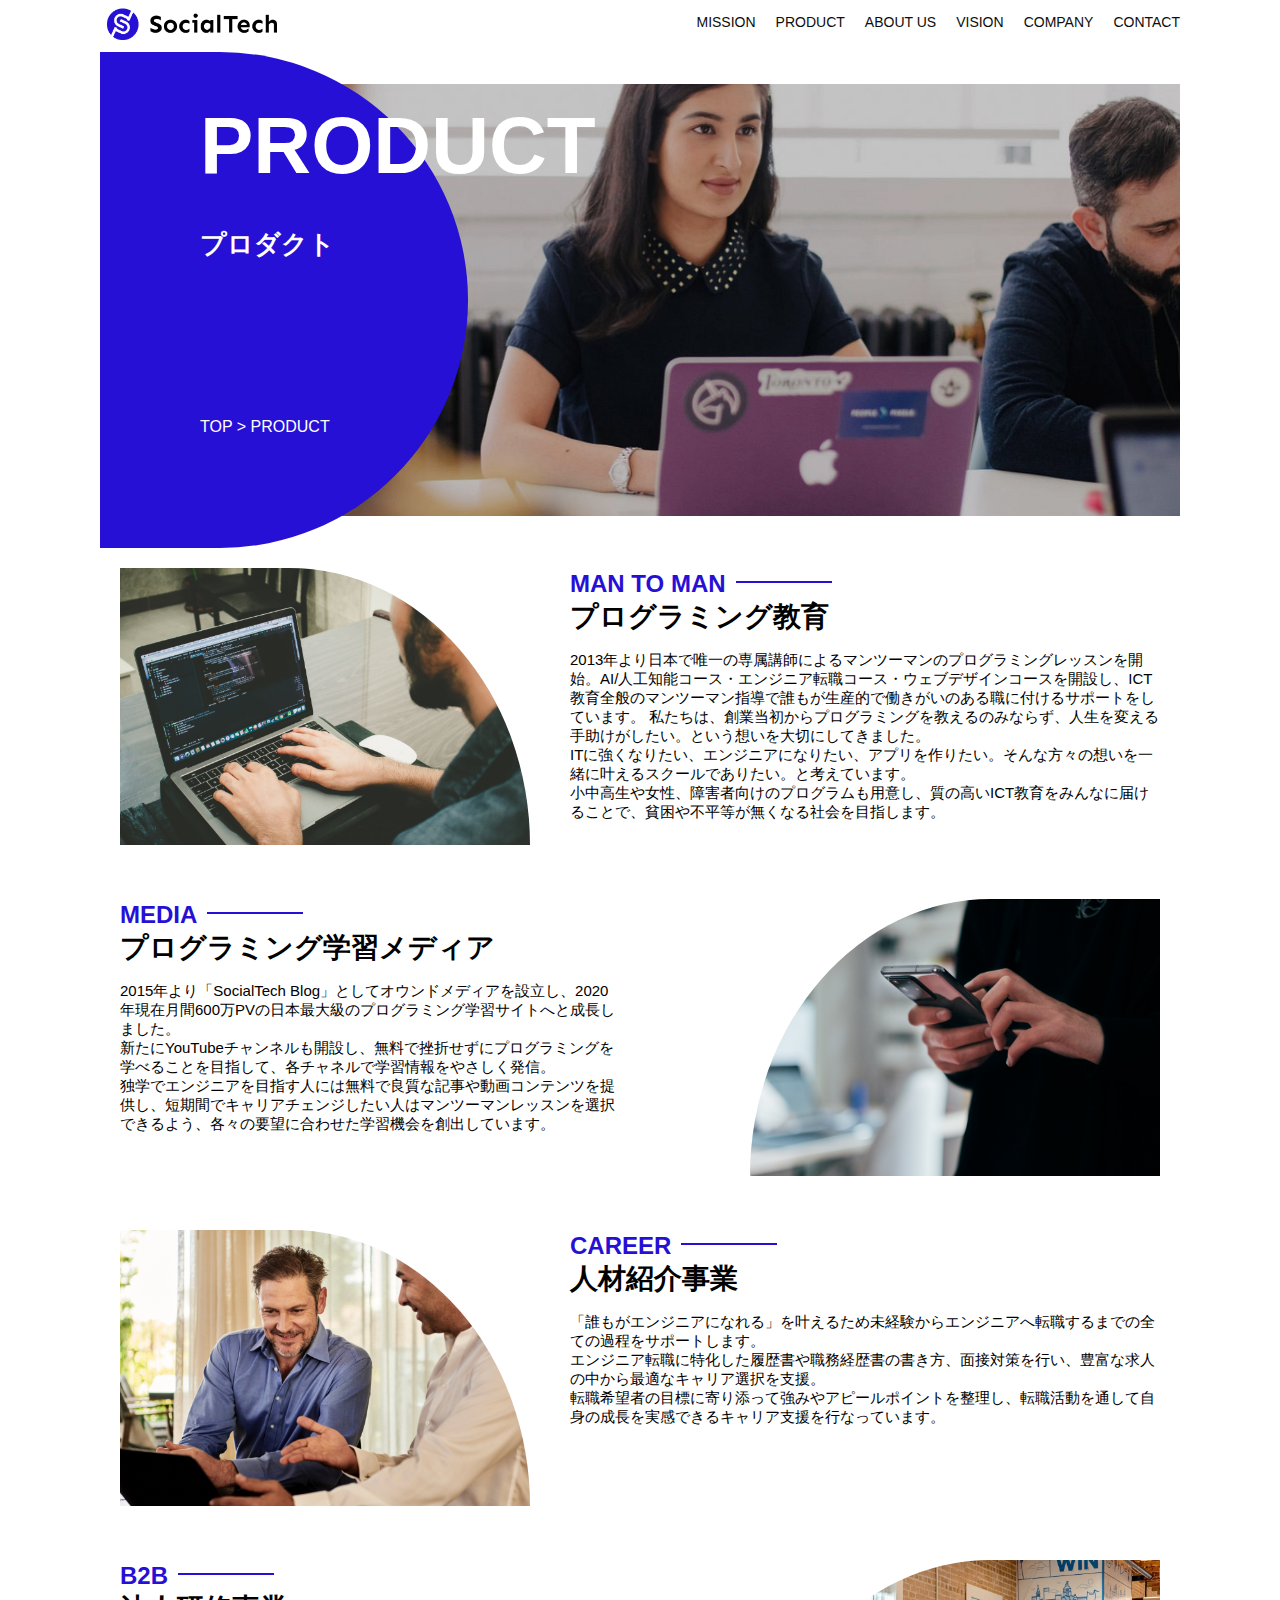
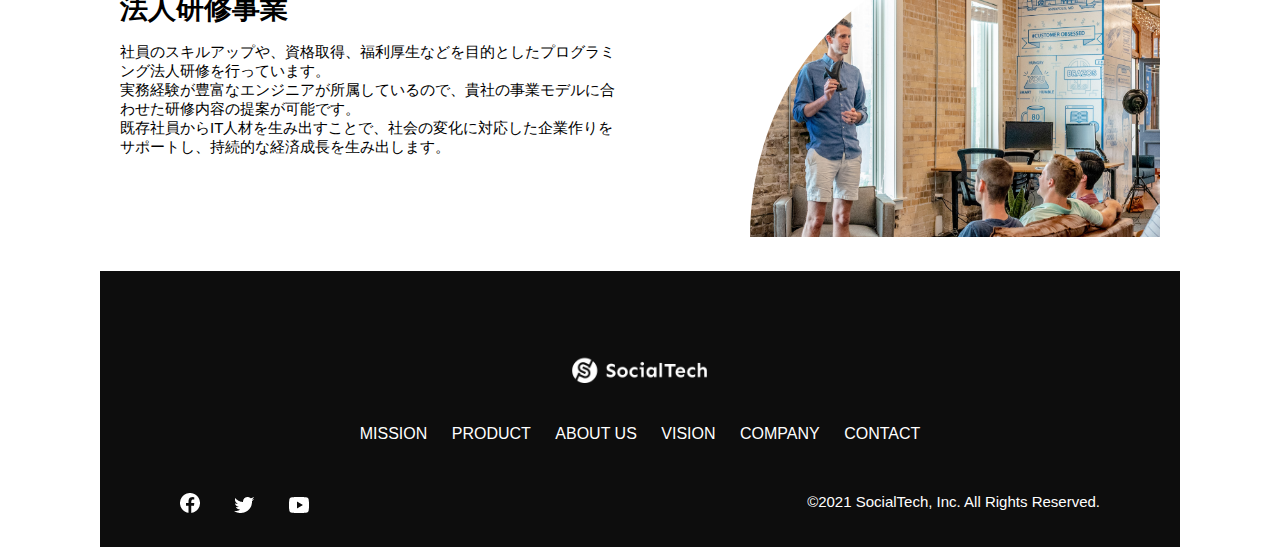
<file: kadai_tutorial_output/product.html>
<!DOCTYPE html>
<!-- トップページ、MISSIONページ、PRODUCTページのすべてに
 共通する部分を作成します。 -->
<html>
  <head>
    <title>SocialTech -PRODUCT プロダクト-</title>
    <meta charset="utf-8">
     <meta name="description" content="SocialTechの4つのプロダクトを紹介します">
    <meta name="viewport" content="width=device-width, initial-scale=1.0">
    <!-- head要素とbody要素のうち、Webページの基本部分（共通部分）を記述する -->
    <link rel="stylesheet" href="style.css">
  </head>

  <body>
    <!-- ヘッダー -->
    <header>
      <!-- ロゴ -->
      <a href="index.html" id="logo">
        <img src="images/logo.png" alt="トップページに戻る">
      </a>
<!-- head要素とbody要素のうち、Webページの基本部分（共通部分）を記述する -->
 <!-- bodyタグ内のheader要素（ヘッダー）とfooter要素（フッター） -->
      <!-- PC用ナビゲーション -->
      <nav id="nav-pc">
        <ul>
          <li><a href="mission.html">MISSION</a></li>
          <li><a href="product.html">PRODUCT</a></li>
          <li><a href="index.html#aboutus">ABOUT US</a></li>
          <li><a href="index.html#vision">VISION</a></li>
          <li><a href="index.html#company">COMPANY</a></li>
          <li><a href="index.html#contact">CONTACT</a></li>
        </ul>
      </nav>

      <!-- スマホ用メニューボタン -->
      <button id="menu-sp" onclick="document.getElementById('nav-sp').style.display = 'block'">
        <img src="images/button-menu.png" alt="ナビゲーションを開く">
      </button>

      <!-- スマホ用ナビゲーション -->
      <div id="nav-sp">
        <button id="close" onclick="document.getElementById('nav-sp').style.display = 'none'">
          <img src="images/button-close.png" alt="ナビゲーションを閉じる">
        </button>

        <nav>
          <ul>
            <li>
              <a id="logo-sp" href="index.html" onclick="document.getElementById('nav-sp').style.display = 'none'"><img src="images/logo-sp.png" alt="トップページに戻る"></a>
            </li>
            <li><a class="menu" href="mission.html" onclick="document.getElementById('nav-sp').style.display = 'none'">MISSION</a></li>
            <li><a class="menu" href="product.html" onclick="document.getElementById('nav-sp').style.display = 'none'">PRODUCT</a></li>
            <li><a class="menu" href="index.html#aboutus" onclick="document.getElementById('nav-sp').style.display = 'none'">ABOUT US</a></li>
            <li><a class="menu" href="index.html#vision" onclick="document.getElementById('nav-sp').style.display = 'none'">VISION</a></li>
            <li><a class="menu" href="index.html#company" onclick="document.getElementById('nav-sp').style.display = 'none'">COMPANY</a></li>
            <li><a class="menu" href="index.html#contact" onclick="document.getElementById('nav-sp').style.display = 'none'">CONTACT</a></li>
          </ul>
        </nav>
        <div id="sns">
          <a href="https://www.facebook.com/sejuku2013">
            <img src="images/button-facebook.png" alt="Facebookのリンク">
          </a>
          <a href="https://twitter.com/samuraijuku">
            <img src="images/button-twitter.png" alt="Twitterのリンク">
          </a>
          <a href="https://www.youtube.com/channel/UCCFOQO5aDK0xXam4cUQXT8g">
            <img src="images/button-youtube.png" alt="YouTubeのリンク">
          </a>
        </div>
      </div>
    </header>

    <main>
      <article>
        <!-- MISSIONページと構造は一緒で、テキストと背景画像のみを変更します。 -->
          <section id="product-main">
           <div class="product-main-inner">
            <!-- パンくずリスト -->
            <div id="product-title">
               <h1>PRODUCT<br><span>プロダクト</span></h1>
               <p>TOP > PRODUCT</p>
             </div>
           </div>
         </section>
 <section class="product-section product-section-left">
           <div class="product-section-img">
             <img src="images/product/product-mantoman.png" alt="PCでコードを書く男性">
           </div>
           <div class="product-read">
             <h2 class="product-h2">MAN TO MAN</h2>
             <h3 class="product-h3">プログラミング教育</h3>
             <p>
               2013年より日本で唯一の専属講師によるマンツーマンのプログラミングレッスンを開始。AI/人工知能コース・エンジニア転職コース・ウェブデザインコースを開設し、ICT教育全般のマンツーマン指導で誰もが生産的で働きがいのある職に付けるサポートをしています。 私たちは、創業当初からプログラミングを教えるのみならず、人生を変える手助けがしたい。という想いを大切にしてきました。<br>ITに強くなりたい、エンジニアになりたい、アプリを作りたい。そんな方々の想いを一緒に叶えるスクールでありたい。と考えています。<br>小中高生や女性、障害者向けのプログラムも用意し、質の高いICT教育をみんなに届けることで、貧困や不平等が無くなる社会を目指します。
             </p>
           </div>
         </section>
 
         <section class="product-section product-section-right">
           <div class="product-read">
             <h2 class="product-h2">MEDIA</h2>
             <h3 class="product-h3">プログラミング学習メディア</h3>
             <p>2015年より「SocialTech Blog」としてオウンドメディアを設立し、2020年現在月間600万PVの日本最大級のプログラミング学習サイトへと成長しました。<br>新たにYouTubeチャンネルも開設し、無料で挫折せずにプログラミングを学べることを目指して、各チャネルで学習情報をやさしく発信。<br>独学でエンジニアを目指す人には無料で良質な記事や動画コンテンツを提供し、短期間でキャリアチェンジしたい人はマンツーマンレッスンを選択できるよう、各々の要望に合わせた学習機会を創出しています。</p>
           </div>
           <div class="product-section-img">
             <img src="images/product/product-media.png" alt="スマートフォンを操作する人">
           </div>
         </section>
 
         <section class="product-section product-section-left">
           <div class="product-section-img">
             <img src="images/product/product-career.png" alt="笑顔で話し合う2人の男性">
           </div>
           <div class="product-read">
             <h2 class="product-h2">CAREER</h2>
             <h3 class="product-h3">人材紹介事業</h3>
             <p>「誰もがエンジニアになれる」を叶えるため未経験からエンジニアへ転職するまでの全ての過程をサポートします。<br>エンジニア転職に特化した履歴書や職務経歴書の書き方、面接対策を行い、豊富な求人の中から最適なキャリア選択を支援。<br>転職希望者の目標に寄り添って強みやアピールポイントを整理し、転職活動を通して自身の成長を実感できるキャリア支援を行なっています。<br></p>
           </div>
         </section>
 
         <section class="product-section product-section-right">
           <div class="product-read">
             <h2 class="product-h2">B2B</h2>
             <h3 class="product-h3">法人研修事業</h3>
             <p>社員のスキルアップや、資格取得、福利厚生などを目的としたプログラミング法人研修を行っています。<br>実務経験が豊富なエンジニアが所属しているので、貴社の事業モデルに合わせた研修内容の提案が可能です。<br>既存社員からIT人材を生み出すことで、社会の変化に対応した企業作りをサポートし、持続的な経済成長を生み出します。</p>
           </div>
           <div class="product-section-img">
             <img src="images/product/product-b2b.png" alt="講演中の男性とそれを聴く人々">
           </div>
         </section>

      </article>
    </main>

    <footer>
      <div id="footer-logo">
        <img src="images/logo-sp.png" alt="SocialTech">
      </div>
      <div id="footer-link">
        <a href="mission.html">MISSION</a>
        <a href="product.html">PRODUCT</a>
        <a href="index.html#aboutus">ABOUT US</a>
        <a href="index.html#vision">VISION</a>
        <a href="index.html#company">COMPANY</a>
        <a href="index.html#contact">CONTACT</a>
      </div>
      <div id="sns-footer">
        <div class="sns-btns">
          <a href="https://www.facebook.com/sejuku2013"><img src="images/button-facebook.png" alt="Facebookのリンク"></a>
          <a href="https://twitter.com/samuraijuku"><img src="images/button-twitter.png" alt="Twitterのリンク"></a>
          <a href="https://www.youtube.com/channel/UCCFOQO5aDK0xXam4cUQXT8g"><img src="images/button-youtube.png" alt="YouTubeのリンク"></a>
        </div>
        <p id="copyright">&copy;2021 SocialTech, Inc. All Rights Reserved.</p>
      </div>
    </footer>
    
  </body>
</html>
</file>
<file: kadai_013/style.css>
/* PC、スマホ共通スタイル */
body {
   min-width: 375px;
   margin: 0 auto 0 auto; 
   font-family: "Source Sans Pro", "Hiragino Kaku Gothic ProN", Meiryo, Arial,
    sans-serif;
}

p {
  font-size: 15px;
}

#main-visual>img {
  width: 100%;
}

/*================
PC用のスタイル 
=================*/
@media screen and (min-width: 768px) {
  /* 横幅設定 */
  body {
    max-width: 1080px;
    min-width: 960px;
    margin: 0 auto 0 auto;
  }

  /* ヘッダー */
  header {
    display: flex;
    justify-content: space-between;
  }

  /* ナビゲーションのレイアウト */
  #nav-pc {
    text-align: right;
    font-size: 14px;
    padding-top: 15px;
  }

  /* ナビゲーションのリンクの装飾設定 */
  #nav-pc>a {
    text-decoration: none;
    margin-left: 20px;
  }

  #nav-pc>a:link {
    color: #0d0d0d;
  }

  #nav-pc>a:visited {
    color: #0d0d0d;
  }

  #nav-pc>a:hover {
    color: #0d0d0d;
    text-decoration: underline;
  }

  #nav-pc>a:active {
    color: #0d0d0d;
  }

#menu{
     display: none;
   }

}

/* ここから 新しく書き入れる*/
  /* ハンバーガーメニュー */
  @media screen and (max-width: 767px) {
body{
  min-width: 375px;
  margin: 0 auto 0 auto; 
}
     #nav-pc { 
     display: none;
    }
    
   #menu-sp {
     /* display: block; */
     /* background-color: transparent; */
     /* 要素の並びを指定し、ヘッダーの中で右寄せにする */
     float: right;
     padding: 0;
     /* 要素の境界線なし */
     /* border: none; */
   }

   

   /* スマホ用ナビゲーションの表示切替*/
   /* 初期状態、レイアウトと非表示設定 */
   #nav-sp {
     background-color: #ce933e;
     /* 配置（position）：固定（fixed）を指定し、
     leftとtopに0を指定することで親要素の左上に配置する */
     position: absolute;
     left: 0;
     top: 0;
     height: 100%;
     width: 100%;
     /* 表示方法：非表示 */
     display: none;
     /* 100を指定し、どの要素よりも上に重ねる */
     z-index: 100;
   }

  #nav-sp ul {
    /* 左側の余白（ padding ）をなくす（ 0 ） */
     padding-left: 0;
   }
 
   #nav-sp li {
    /* マーカー（ list-style ）なし（ none ）で表示 */
     list-style: none;
   }

    /* ×ボタン */
    /* 閉じるボタンの画像 */
   #close {
    /* 配置（position）：絶対位置（absolute）を指定し、
    親要素（#nav_sp）の右上の角を基準位置として、
    上側（top）と右側（right）にそれぞれ20pxに設定する。（右上の角から内側へ20pxの位置に配置する）。 */
     position: absolute;
     top: 20px;
     right: 20px;
     /* background-color: transparent; */
     /* border境界線 はなし(none)*/
     /* border: none; */
   }
 
   
 
   /* ナビゲーションメニュー用ロゴ */
   #logo-sp {
     margin: 80px 0 30px 20px;
   }
  
   /* ナビゲーションのリンクの装飾設定 */
 /* リンク */
    #nav-sp a {
    display: block;
    /* color: #ffffff; */
  }

  #nav-spa:link{
    color:	#ffffff;
  }
  #nav-spa:visited{
     color:	#ffffff;
  }

 /* リンクの疑似クラスホバー時 */
  #nav-sp a:hover {
    color:	#ffffff;
     text-decoration: underline;
   }

#nav-sp a:active{
color:	#ffffff;
}

 /* リンクの背景 */
   #nav-sp .menu {
     text-decoration: none;
     display: block;
     margin: 0 20px 0 20px;
     height: 44px;
     font-size: 16px;
     /* 要素の背景として画像を表示する */
     background-image: url("images/arrow.png");
     /* 背景のリピート（繰り返し）方法 */
     background-repeat: no-repeat;
     /* 背景の位置 */
     background-position: right top;
   }
  }
</file>
<file: kadai_tutorial_output/style.css>
/* PC、スマホ共通スタイル */
* {
  box-sizing: border-box;
}

p {
  font-size: 15px;
}

/* 中央揃えする */
body {
  max-width: 1080px;
  /*  margin-left: auto;
　　margin-right: auto;と同じ*/
  margin: 0 auto 0 auto; 
  font-family: "Source Sans Pro", "Hiragino Kaku Gothic ProN", Meiryo, Arial, sans-serif;
}
/* ヘッダー */
header {
   display: flex;
   justify-content: space-between;
 }
  /* ナビゲーションのレイアウト */
 #nav-pc {
   font-size: 14px;
 }

 #nav-pc ul {
  display: flex;
  padding-left: 0;
}

/* <li>要素のスタイルを除去する */
 #nav-pc li {
   list-style: none;
 }
 
 
 /* ナビゲーションのリンクの装飾設定 */

 #nav-pc a {
  /* リンクの下線を非表示するために */
   text-decoration: none;
   margin-left: 20px;
   color: #0d0d0d;
 }
 
 /* a要素の疑似クラス（a:hover）を使い、
 リンクがホバー状態（マウスのカーソルが重なった状態）のときのみ下線を表示する */
 /* #nav-pc > aと同じ？ */
 #nav-pc a:hover {
   text-decoration: underline;
 }

  /* スマホ用ナビを非表示 */
  #nav-sp,
  #menu-sp {
    display: none;
  }

  /* メインビジュアル*/
 #main-visual {
   position: relative;
   height: 400px;
 }

 /* メッセージの背景は画像の上に重ねます */
  #main-message {
    /* position: absolute;は要素を絶対位置で配置するための指定 */
   position: absolute;
   top: 0;
   left: 0;
   background-color: #2710d5;
   color: #ffffff;
   /* border-radiusは要素を角丸にするプロパテ */
/* 「radius」は「半径」 */
   /* border-radius：左上 右上 右下 左下; */
   border-radius: 0 0 476px 0;
   max-width: 620px;
   height: 100%;
   width: 100%;
   /* z-indexは要素の重なり順を指定するプロパティ */
   z-index: 11;
 }

 /* 青いポップアップに見出しや段落を表示する */
  #main-message > h1 {
   font-size: 60px;
   margin: 100px 0 0 50px;
 }
 #main-message > p { 
   font-size: 28px;
   margin: 0 0 0 50px;
  }
  /* 右の写真を調整する */
   #main-visual > img {
   max-width: 620px;
   /* border-radiusプロパティで左上の角を丸める */
   border-radius: 476px 0 0 0;
   position: absolute;
   top: 0;
   right: 0;
   /* メッセージの背景が上に重なる（画像が下になる）ように、z-index: 10;を指定する */
   z-index: 10;
 }
  /* 見出し */
 h2 {
   margin: 40px 0 0 0;
 }
 
 h2::after {
  /* ontent: url("画像の相対パス");を指定して、h2要素の直後に画像を追加 */
   content: url("images/line.png");
   margin-left: 10px;
 }
 
 h3 {
   font-size: 27px;
 }
  /* ミッション */
 #mission {
  /* 余白（margin）：上下に80px、左右にautoを指定する
  （左右にautoを指定することで要素が中央寄せになる */
   margin: 80px auto 80px auto;
 }
 
 #mission-flex {
  /* 外枠のdiv（コンテナ）にdisplay: flex;を指定するだけで、
  2つのdiv（アイテム）は横並びになります。 */
   display: flex;
 }
  #mission-flex > div {
   width: 50%;
   margin: 20px;
 }
 
 #mission-photo {
  /* 幅（width）：100%を指定して、
  親要素の幅いっぱいに広げる */
   width: 100%;
 }
 
 #s2dgs {
  /* 余白（margin）：上に50px */
   margin-top: 50px;
   width: 100%;
 }

 /* セクション全体の背景色が
 薄いグレーになり、コンテンツも左右に */
 /* プロダクト */
 #product {
   background-color: #fafafa;
   margin: 80px 0 80px 0;
   padding: 10px 40px 0px 40px;
 }
 
 /* 外枠 */
 #product .product-flex {
   margin-top: 40px;
   display: flex;
 }
 
 /* 左のカラム */
 #product-left {
   width: 50%;
   margin-right: 20px;
 }
 
 /* 右のカラム */
 #product-right {
   width: 50%;
   margin-left: 20px;
   margin-top: 80px;
 }
 
 /* 画像＋説明の枠 */
 #product-left > div {
   position: relative;
   height: 480px;
   margin-right: 20px;
 }
 #product-right > div {
   position: relative;
   height: 480px;
   margin-left: 20px;
 }

 /* 。レイアウトがまだ崩れていますが、
 このあと調整していきます。 */
  /* 画像 */
  /* 画像は親のdiv要素からはみ出さないように幅を調整します。 */

 .product-photo {
  /* 100%を指定して、親要素の幅に合わせる */
   width: 100%;
 }
 /* 説明文の枠 */
 .product-explain {
   background-color: #ffffff;
   /* 画像とテキストを重ねるには、
   絶対位置（position:absolute）で指定する */
   position: absolute;
   left: 0;
   bottom: 50px;
   margin: 0 40px 0 40px;
   padding: 20px;
   /* 要素に影をつけるにはbox-shadowプロパティを使う */
   box-shadow: 5px 5px 10px rgba(0, 0, 0, 0.05);
 }
 
 /* 説明文の英語 */
 .product-explain > span {
   color: #2710d5;
   font-weight: bold;
   font-size: 16px;
   margin: 0;
 }
 
 /* 説明文の見出し */
 .product-explain > h3 {
   margin: 5px 0 5px 0;
 }
 
 /* 説明文 */
 .product-explain > p {
   font-size: 14px;
   margin: 0;
 }
 
 /* もっと見るボタン */
 #product-more {
  /* 中央寄せにする（text-align: center） */
   text-align: center;
 }
 
 #product-more a {
   position: relative;
   /* リンク（<a>タグ）に対して、
   相対位置指定で下に-42pxを指定する */
   bottom: -42px;
 }
  /* ABOUT US */

  /* 余白設定 */
 #aboutus {
   margin: 80px auto 80px auto;
 }
 
 /* 3つの組織文化と画像を入れる枠 */
 /* 表と1枚目の画像をグループ化するdiv要素 */
 #aboutus > div {
   display: flex;
 }

 /* 1枚目の画像 */
 .culture-img {
   width: 50%;
   /*  align-self: flex-start;を指定すると上寄せ*/
   align-self: flex-start;
 }
 
 /* 2枚目の画像 */ 
 .culture-img2 {
   margin-top: 50px;
   width: 100%;
 }

 /* 表全体のレイアウトを調整 */
/* 3つの組織文化の表 */
/* 余白（margin）：右に50pxを指定して、画像との間に余白を作る
では、以下のように記述しましょう。 */
 .culture-table {
   margin-right: 50px;
 }

 /* 番号 */
 .culture-num {
   font-size: 80px;
   color: #2710d5;
   padding: 0 20px 0 0;
 }

 /* 見出し */
 .culture-table th {
  /* 左寄せ */
   text-align: left;
   font-size: 28px;
   font-weight: bold;
 }

 /* 組織文化英語 */
 .culture-en {
   color: #2710d5;
   font-size: 24px;
 }

 /* 説明文 */
 .culture-description {
   /*余白無し  */
  margin: 0;
 }

 /* 余白設定 */
  #vision {
   margin: 80px auto 80px auto;
 }
 
 /* セクション内の外枠*/
 #vision > div {
   display: flex;
   /* 横方向の揃え方 */
   /* 一番左と一番右の子要素を両端に配置し、
   残りの子要素を均等な間隔で配置する */
   justify-content: space-between;
   /* 折り返し（flex-wrap）：wrapを指定 */
   flex-wrap: wrap;
 }
 
 /*7つの行動指針の枠*/
 .vision-box {
   width: 300px;
   height: 300px;
   /* 余白（margin）：下に */
   margin-bottom: 30px;
   position: relative;
 }

 /* 「行動指針」の画像やテキストを調整します。 */
  .vision-box > img {
   width: 100%;
   position: relative;
   z-index: 30;
 }
 
 /*  見出しと説明文をグループ化するspan要素*/
 .vision-box > div {
   position: absolute;
   top: 0;
   left: 0;
   /* 重なり順（z-index）：31を指定し、
   画像の上に重なるようにする */
   z-index: 31;
   margin-right: 20px;
 }
 
 /* 英語の見出し */
 .vision-box > div > h4 {
   color: #2710d5;
   font-size: 19px;
   margin: 80px 0 0 0;
 }
 
 /* h4の１文字め */
 .vision-box > div > h4::first-letter {
   font-size: 40px;
 }
 
 /* 日本語の見出し */
 .vision-box > div > h5 {
   font-size: 20px;
   margin: 0 0 0 0;
 }
 
 /* 説明文に余白設定 */
 .vision-box > div > p {
   margin: 10px 0 0 0;
 }
 
 /*7つの行動指針の枠*/
 .vision-box {
   width: 300px;
   height: 300px;
   margin-bottom: 30px;
   position: relative;
 }
 .vision-box > img {
   width: 100%;
   position: relative;
   z-index: 30;
 }
 
 .vision-box > div {
   position: absolute;
   top: 0;
   left: 0;
   z-index: 31;
   margin-right: 20px;
 }
 
 .vision-box > div > h4 {
   color: #2710d5;
   font-size: 19px;
   margin: 80px 0 0 0;
 }
 
 .vision-box > div > h4::first-letter {
   font-size: 40px;
 }
 
 .vision-box > div > h5 {
   font-size: 20px;
   margin: 0 0 0 0;
 }
 
 .vision-box > div > p {
   margin: 10px 0 0 0;
 }

 /* 会社概要 */
  #company {
   margin: 80px auto 80px auto;
 }
 /* 表全体 */
  #company-table {
   width: 100%;
 }
 /* 2行目以降の見出し */
 .tableheader {
   text-align: left;
   padding: 20px;
   border-bottom-color: #2710d5;
   border-bottom-width: 1px;
   border-bottom-style: solid;
   width: 100px;
 }
 
 /* 1行目の見出し */
 .tableheader-first {
   border-top-color: #2710d5;
   border-top-width: 1px;
   border-top-style: solid;
 }
 
 /* セル */
 .cell {
  /* 余白 */
   padding: 30px;
   border-bottom-color: #ececec;
   border-bottom-width: 1px;
   border-bottom-style: solid;
 }
 
 /* 1行目のセル */
 .cell-first {
   border-top-color: #ececec;
   border-top-width: 1px;
   border-top-style: solid;
 }

 


 /* 地図 */
  #company > iframe {
   width: 100%;
   height: 368px;
   margin-top: 40px;
 }

 /* お問い合わせ */
 #contact {
   margin: 80px auto 80px auto;
 }
 
 /* 外枠 */
 #contact > form > div {
   display: flex;
   /* 並び順　子要素を左から右に配置する */
   flex-direction: row;
   /* 折り返し：幅が足りなくなったら上から下に折り返しする */
   /* ブラウザの横幅が狭い場合の要素内の折り返す
   にはflex-wrap: wrapを設定する */
   flex-wrap: wrap;
   /* 余白 */
   padding-bottom: 30px;
 }

  /* 左列の見出し */
 .contact-heading {
   width: 240px;
   align-self: center;
 }
 /* 見出しのラベル */
 .contact-label {
   font-weight: bold;
 }
 /* 必須 */
 .contact-span {
   color: #ce2222;
   margin: 0 0 0 20px;
   /* 文字の太さ */
   font-weight: bold;
 }

 /* テキストボックス */
 .contact-textbox {
  /* 上の枠線 */
   border-top: 0px;
   /* 左の枠線 */
   border-left: 0px;
   /* 右の枠線 */
   border-right: 0px;
   /* 下の枠線 */
   border-bottom-width: 1px;
   border-bottom-color: #707070;
   border-style: solid;
   background-color: #fafafa;
   width: 400px;
   height: 56px;
 }
 
 /* お問い合わせ内容のテキストエリア */
 .contact-textarea {
   border-top: 0px;
   border-left: 0px;
   border-right: 0px;
   border-bottom-width: 1px;
   border-bottom-color: #707070;
   background-color: #fafafa;
   width: 400px;
   height: 200px;
 }
 /* 「お問い合わせフォームの個人情報の取り扱いについて」 */
  /* 個人情報の取り扱い */
  /* 詳細の各項目の見出し */
 #contact dt {
  /* 文字の太さ */
   font-weight: bold;
 }
 /* 各項目の説明 */
 #contact dd {
  /* 下に16pxの余白、上と左右は余白無し */
   margin: 0 0 16px 0;
 }
 
 /* 説明内の段落 */
 #contact dd p {
  /* 余白無し */
   margin: 0;
 }
 /* 説明内のリスト */
 #contact dd ul {
  /* 左の内側余白無し */
   padding-left: 0;
 }
 
 /* リストの項目 */
 #contact dd li {
  /* 下に余白無し */
   margin-bottom: 0;
   list-style: none;
 }

  /* フッター */
 footer {
  /* 今まで背景と同化して見えなかったロゴやSNSボタンの画像が見えるようになります。 */
   background-color: #0d0d0d;
   text-align: center;
   /* 余白 */
   padding: 80px 80px 30px 80px;
 }
 
 #footer-logo {
  /* 余白　下に */
   margin-bottom: 30px;
 }

 /* ハイパーリンクをグループ化するdiv要素 */
  #footer-link {
   margin-bottom: 50px;
 }
 
 /* ハイパーリンク */
 #footer-link > a {
  /* 文字装飾 */
  /* 下線を非表示する */
   text-decoration: none;
   margin: 10px;
   color: #ffffff;
 }
 
 /* ハイパーリンクの疑似ランク */
 /* マウスカーソルがリンクに重なったとき */
 #footer-link > a:hover {
  /* 文字装飾 　下線を表示する*/
   text-decoration: underline;
 }

 /* SNSボタンをグループ化するdiv要素 */
  #sns-footer {
   display: flex;
   /* コンテナ左右に均等に配置 */
   justify-content: space-between;
   text-align: left;
 }
 
 #sns-footer a {
   margin-right: 30px;
 }
 
 #copyright {
   color: #ffffff;
   margin: 0;
 }

 /* mission.html用スタイル */
 /* ミッションのメインビジュアル */
 .mission-main-inner {
  /* 背景画像 */
   background-image: url("images/mission/mission-main.png");
   /* 背景画像の繰り返し：なし */
   background-repeat: no-repeat;
   /* 背景画像の垂直方向の位置：中央 */
   /* 背景画像のｙ軸の位置を指定するプロパティ */
   /* center を指定することで、背景画像を縦方向の中央に配置できる。 */
   /* x軸（横方向）の位置を指定するには、1文字違いのbackground-position-xというプロパティ */
   background-position-y: center;
 }
 
 #mission-title {
   background-color: #2710d5;
   width: 368px;
   color: #ffffff;
   height: 496px;
   /* 角丸：右上と右下の角を丸める */
   border-radius: 0 248px 248px 0;
   /* 配置 */
   position: relative;
 }
 
 #mission-title h1 {
  /* 絶対位置 */
   position: absolute;
   top: 0;
   left: 100px;
   font-size: 80px;
   /* 行の高さ */
   line-height: 1;
 }
 
 #mission-title h1 span {
   font-size: 26px;
 }
 
 /* パンくずリスト */
 #mission-title > p {
   position: absolute;
   top: 350px;
   left: 100px;
   font-size: 16px;
 }

 
  /* ミッションページ　S2DGSの設定 */
 #mission-s2dgs {
   padding: 20px;
 }
 
 .mission-h2 {
   color: #2710d5;
   font-size: 40px;
 }
 
 .mission-h2::after {
  /*追加した青線を削除する */
   content: none;
 }

 /* ミッションページ　5つのゴールの設定 */
 #mission-five-goals {
   padding: 20px;
   display: flex;
 }
 
 #mission-five-goals .five-goals-image {
   width: 30%;
   padding: 20px;
 }
 
 #mission-five-goals .five-goals-image img {
   width: 100%;
 }
 
 #mission-five-goals .five-goals-read {
   width: 70%;
   padding: 20px;
 }
 
 #mission-five-goals .five-goals-read > div {
   margin-bottom: 40px;
 }
 
 .fivegoals-image-right {
  /* 右寄せ */
   float: right;
   margin: 20px;
 }
 
 .fivegoals-image-left {
  /* 左寄せ */
   float: left;
   margin: 20px;
 }
 
 .fivegoals-number {
   color: #2710d5;
   font-size: 48px;
   font-weight: bold;
   margin: 0;
 }
 
 .fivegoals-h3 {
   font-size: 28px;
   margin: 0;
 }
 
 .fivegoals-p {
   margin: 0;
 }
 
/* プロダクトページ */
 .product-main-inner {
   background-image: url("images/product/product-main.png");
   /* 繰り返さない */
   background-repeat: no-repeat;
   background-position-y: center;
 }
 
 #product-title {
   background-color: #2710d5;
   width: 368px;
   color: #ffffff;
   height: 496px;
   border-radius: 0 248px 248px 0;
   position: relative;
 }
 
 #product-title h1 {
  /* 親要素の左上を基準に配置する */
   position: absolute;
   top: 0;
   left: 100px;
   font-size: 80px;
   line-height: 1;
 }
 
 #product-title h1 span {
   font-size: 26px;
 }
 
 /* パンくずリスト */
 #product-title > p {
  /* 親要素の左上を基準に配置する */
   position: absolute;
   top: 350px;
   left: 100px;
   font-size: 16px;
 }

/* セクション */
 .product-section {
   display: flex;
   padding: 20px 20px 0;
 }
 
 .product-section .product-section-img {
   width: 450px;
 }
 
 /* 左が画像のセクション*/
 .product-section-left .product-section-img img {
   width: 100%;
   padding: 0 40px 30px 0;
   border-radius: 0 432px 0 0;
 }
 
 .product-section-left .product-read {
   width: 50%;
   /* フレックスアイテムの比率 */
   flex-grow: 1;
 }
 
 .product-section-left .product-read p {
   margin-bottom: 0;
 }
 
 /* 右が画像のセクション*/
 .product-section-right {
  /*  フレックスコンテナの主軸の幅に対して
  余白をもって等間隔に配置*/
   justify-content: space-between;
 }
 
 .product-section-right .product-section-img img {
   width: 100%;
   padding: 0 0 30px 40px;
   border-radius: 432px 0 0 0;
 }
 
 .product-section-right .product-read {
   width: 500px;
 }
 
 .product-h2 {
   color: #2710d5;
   font-size: 24px;
   margin: 0;
 }
 
 .product-h3 {
   font-size: 28px;
   margin: 0;
 }

  /*====================
  スマートフォン用のスタイル
 =====================*/

 /* メディアクエリを使い、画面幅に応じて適用するスタイルを切り替えます。 */
 /* スマートフォン：画面幅が767px以下のときにスタイルを適用する */
 /* 768pxという数値はiPadの画面幅 */

   /* PC用ナビゲーション非表示 */
   /* 「nav-spというidを持つ要素（今回の場合は
   スマートフォン用ナビゲーション）に対し、クリック（タップ）時に
   display: none;というスタイルを適用する」という意味 */
 @media screen and (max-width: 767px) {
    
  /* ここにMISSIONページのスマートフォン用のCSSを記述する */

   /* PC用ナビゲーション非表示 */
   #nav-pc {
     display: none;
   }
 
   /* ハンバーガーメニュー */
   #menu-sp {
     display: block;
     background-color: transparent;
     /* 要素の並びを指定し、ヘッダーの中で右寄せにする */
     float: right;
     padding: 0;
     /* 要素の境界線なし */
     border: none;
   }
 
   /* スマホ用ナビゲーションの表示切替*/
   /* 初期状態、レイアウトと非表示設定 */
   #nav-sp {
     background-color: #2710d5;
     /* 配置（position）：固定（fixed）を指定し、
     leftとtopに0を指定することで親要素の左上に配置する */
     position: fixed;
     left: 0;
     top: 0;
     height: 100%;
     width: 100%;
     /* 表示方法：非表示 */
     display: none;
     /* 100を指定し、どの要素よりも上に重ねる */
     z-index: 100;
   }
  
    /* ×ボタン */
    /* 閉じるボタンの画像 */
   #close {
    /* 配置（position）：絶対位置（absolute）を指定し、
    親要素（#nav_sp）の右上の角を基準位置として、
    上側（top）と右側（right）にそれぞれ20pxに設定する。（右上の角から内側へ20pxの位置に配置する）。 */
     position: absolute;
     top: 20px;
     right: 20px;
     background-color: transparent;
     /* border境界線 はなし(none)*/
     border: none;
   }
 
   #nav-sp nav ul {
    /* 左側の余白（ padding ）をなくす（ 0 ） */
     padding-left: 0;
   }
 
   #nav-sp nav li {
    /* マーカー（ list-style ）なし（ none ）で表示 */
     list-style: none;
   }
 
   /* ナビゲーションメニュー用ロゴ */
   #logo-sp {
     margin: 80px 0 30px 20px;
   }
  
   /* ナビゲーションのリンクの装飾設定 */
 /* リンク */
    #nav-sp nav a {
    display: block;
    color: #ffffff;
  }

 /* リンクの疑似クラスホバー時 */
  #nav-sp nav a:hover {
     text-decoration: underline;
   }

 /* リンクの背景 */
   #nav-sp .menu {
     text-decoration: none;
     margin: 0 20px 0 20px;
     height: 44px;
     font-size: 16px;
     /* 要素の背景として画像を表示する */
     background-image: url("images/arrow.png");
     /* 背景のリピート（繰り返し）方法 */
     background-repeat: no-repeat;
     /* 背景の位置 */
     background-position: right top;
   }
   
   /* SNSボタンのリンク */
   /* SNSボタンをグループ化するdiv要素 */
     #sns {
    position: absolute;
    bottom: 20px;
    left: 20px;
  }

  /* SNSボタンのリンク */
  #sns > a {
    margin-right: 30px;
  }

 /* メインビジュアル */
   #main-visual {
     position: relative;
     height: 470px;
   }
 
   #main-visual > div {
     text-align: center;
     height: 280px;
   }
 
   #main-visual h1 {
     font-size: 28px;
     margin: 90px 0 0 0;
   }
 
   #main-visual > div > p {
     margin: 0;
     font-size: 15px;
   }
 
   #main-visual > img {
     width: 100%;
     /* 角丸：左上の角を丸くする */
     border-radius: 476px 0 0 0;
     top:auto;
     
     bottom: 0;

     /* ただ、これだと、顔を少し隠れてしまうことになる。 */
     /* top: 210px; */
     /* と設定したら顔をみえる事になる */
   }

 /*見出し*/
   h2 {
     margin: 15px 0 15px 0;
   }
   
   h3 {
     font-size: 24px;
     margin: 10px 0 0 0;
   }

  /* ミッション */
   #mission {
     margin: 20px 0 20px 0;
     padding: 0 20px 0 20px;
   }
 
   #mission-flex {
    /* フレックスコンテナの配置方向(flex-direction)：縦方向（column） */
     flex-direction: column;
   }
 
   #mission-flex > div {
   width: 100%;
   margin: 0;
 }

 /* プロダクト */
    #product {
      margin: 0;
      padding: 10px 20px 0 20px;
    }
  
    /* 外枠 */
    #product .product-flex {
      /* フレックスコンテナの配置：縦並び(column) */
      flex-direction: column;
      margin-top: 0;
    }
  
    /* 左右のカラム　スマホでは縦並び */
    #product-left,
    #product-right {
      width: 100%;
      margin: 0;
    }

     /*  画像＋説明の枠 */
   #product-left > div,
   #product-right > div {
     height: auto;
     margin: 0;
   }
 
   /* 説明文の枠 */
   .product-explain {
     position: relative;
     margin: 0;
   }
 
   .product-explain > h3 {
     margin: 10px 0 10px 0;
     font-size: 24px;
   }
 
  /* もっと見るボタン */
    #product-more {
      text-align: left;
    }

      /* ABOUT US */
   #aboutus {
     margin: 80px 20px 80px 20px;
   }
 
   /* アイテム（子要素）の並び順（flex-direction）
   ：columnを指定し、画像と表を上から下に配置する */
   #aboutus > div {
     flex-direction: column;
  }
 
   .culture-table th {
     font-size: 16px;
   }
 
   /* 表全体の設定 */
   .culture-table {
     margin-right: 0;
     padding-right: 20px;
     /* orderプロパティ：並び順をより具体的な数字で指定する */
     /* 並び順（order）：2を指定し、画像の後に配置する */
     order: 2;
   }
 
   /* １枚目の画像 */
   .culture-img {
     width: 100%;
     /* 並び順（order）：1を指定し、表の前に配置する */
     order: 1;
   }
 
   /* ２枚目の画像 */
   .culture-img2 {
     margin-top: 0;
   }
 
   /* 番号 */
   .culture-num {
     padding: 0;
   }
 
   /* 説明文 */
   .culture-description {
     margin: 0;
   }

 /* ビジョン */
   #vision {
     margin: 80px 20px 80px 20px;
   }
 
   .vision-box > img {
     position: absolute;
     top: 0;
     left: 0;
   }
 
   .vision-box > div > h4 {
     margin: 60px 0 0 0;
   }

   /*会社概要*/
  #company {
    margin: 0 20px 0 20px;
  }

  #company > h3 {
    margin-bottom: 20px;
  }

  .tableheader {
    width: 50px;
  }

  .cell {
    padding: 20px;
  }

  #company > iframe {
    height: 240px;
  }


/* お問い合わせ */
   #contact {
     margin: 80px 20px 80px 20px;
   }
 
   #contact > h3 {
     margin-bottom: 20px;
   }
 
   #contact > form > div {
    /*flex-directionフレックスコンテナの配置：縦並び（column）*/
     flex-direction: column;
     /* 下に20px */
     margin-bottom: 20px;
   }
 
   .contact-heading {
    /* flexアイテムの配置を個別に指定（align-self）：
    親要素のalign-items の値に従う（auto） */
     align-self: auto;
     margin-bottom: 20px;
   }

  .contact-textbox {
     min-width: 300px;
     width: 100%;
   }
 
   .contact-textarea {
     height: 150px;
     width: 100%;
   }
 
   .radiobutton {
     margin-bottom: 20px;
   }
/* フッター */
footer{
  padding:30px 20px 50px 20px;
  text-align:left;
}

#footer-link >a{
  margin:0 20px 30px 0;
  /* 要素を縦並びする */
  display:block;
  /* 背景画像（background-image）：
  url("images/arrow.png")を指定し、
  arrow.pngをリンクの背景として表示する */
  background-image:url("images/arrow.png");
  /* 背景のリピート方法（background-repeat）：
  繰り返さない（no-repeat） */
  background-repeat: no-repeat;
  /* 背景の位置（background-position）：
  right topを指定し、右上に配置する */
  background-position:right top;
}

#footer-link >a:hover{
  /* 下線 */
  text-decoration: underline;
}

#sns-footer{
  /* フレックスボックスの
  子要素の並び（flex-direction）：縦（column） */
  flex-direction:column;
  /* 子要素の配置（justify-content）：
  上端に揃える（flex-start） */
  justify-content: flex-start;
}

#copyright{
  font-size:12px;
  margin-top:30px;
}

/* mission.html用スタイル */
   /* ミッションのメインビジュアル */
   #mission-main {
     height: 256px;
     margin-top: 4%;
     position: relative;
   }
 
   .mission-main-inner {
     height: 80%;
     background-size: cover;
   }
 
   /* 見出しやパンくずリストをグループ化するdiv要素 */
   #mission-title {
     width: 136px;
     height: 256px;
     position: absolute;
     top: -10%;
   }
 
   /* 英語の見出し */
   #mission-title h1 {
    /* leftに20pxを指定することで親要素の左上を基準に配置する */
     left: 20px;
     font-size: 40px;
   }
 
   /* カタカナの見出し */
   #mission-title h1 span {
     font-size: 18px;
   }
 
   /* パンくずリスト */
   #mission-title > p {
    /* 親要素の左上を基準に配置する */
     top: 180px;
     left: 20px;
     font-size: 13px;
   }

    /* ミッションページ　S2DGSの設定 */
    .mission-h2 {
      font-size: 38px;
      margin: 0px;
    }
  
    .mission-h2::after {
      /* 追加した青線を削除する */
      content: none;
    }
  
    #mission-s2dgs > img {
      /* 親要素の幅いっぱいに広げる */
      width: 100%;
    }

  /* ミッションページ　5つのゴールの設定 */
  /* 縦並びにする */
   #mission-five-goals {
    /* フレックスコンテナ内のアイテムの配置方向（flex-direction）：縦方向 */
     flex-direction: column;
   }
 
   #mission-five-goals > div {
     padding: 0;
   }
 
   #mission-five-goals .five-goals-image,
   #mission-five-goals .five-goals-read {
     width: 100%;
     padding: 0;
   }
 
   #mission-five-goals .five-goals-read > div {
     display: flex;
     /* フレックスコンテナ内のアイテムの配置方向：縦方向 */
     flex-direction: column;
   }
 
   .fivegoals-image-right,
   .fivegoals-image-left {
    /* フレックスアイテムの配置：中央 */
     align-self: center;
   }

 /* プロダクトページ */
   #product-main {
     height: 256px;
     margin-top: 4%;
     position: relative;
   }
 
   .product-main-inner {
     height: 80%;
     /* 背景サイズ：要素全体を覆うよう自動的に広がる（cover） */
     background-size: cover;
   }
 
  
   #product-title {
     width: 136px;
     height: 256px;
     position: absolute;
     top: -10%;
   }
   
   /* 英語の見出し */
   #product-title h1 {
     left: 20px;
     font-size: 40px;
   }
 
   /* カタカナの見出し */
   #product-title h1 span {
     font-size: 18px;
   }
 
   /* パンくずリスト */
   #product-title > p {
     top: 180px;
     left: 20px;
     font-size: 13px;
   }

/* セクション */
   .product-section {
    /* フレックスアイテムの配置方向（flex-direction）：縦(column) */
     flex-direction: column;
   }
 
   .product-section .product-section-img {
     width: 100%;
   }
   
   .product-section .product-section-img img {
     width: 100%;
     padding: 0;
   }
 
   /* 左が画像のセクション*/
   .product-section-left .product-section-img img {
     /*角丸  */
    border-radius: 0 300px 0 0;
   }
 
   .product-section-left .product-read {
     width: 100%;
     /* フレックスアイテムの幅の伸び率：１ */
     flex-grow: 1;
   }
 
   /* 右が画像のセクション*/
   .product-section-right .product-section-img img {
     /*order:順序  */
    order: 1;
    /* 角丸 */
     border-radius: 300px 0 0 0;
   }
 
   .product-section-right .product-read {
     /*order:順序  */
     /* .product-section-rightの画像とテキストは
     順番が逆になってしまうため、Flexboxのorderプロパティで表示順を入れ替えます。 */
    order: 2;
     width: 100%;
   }


}
</file>
